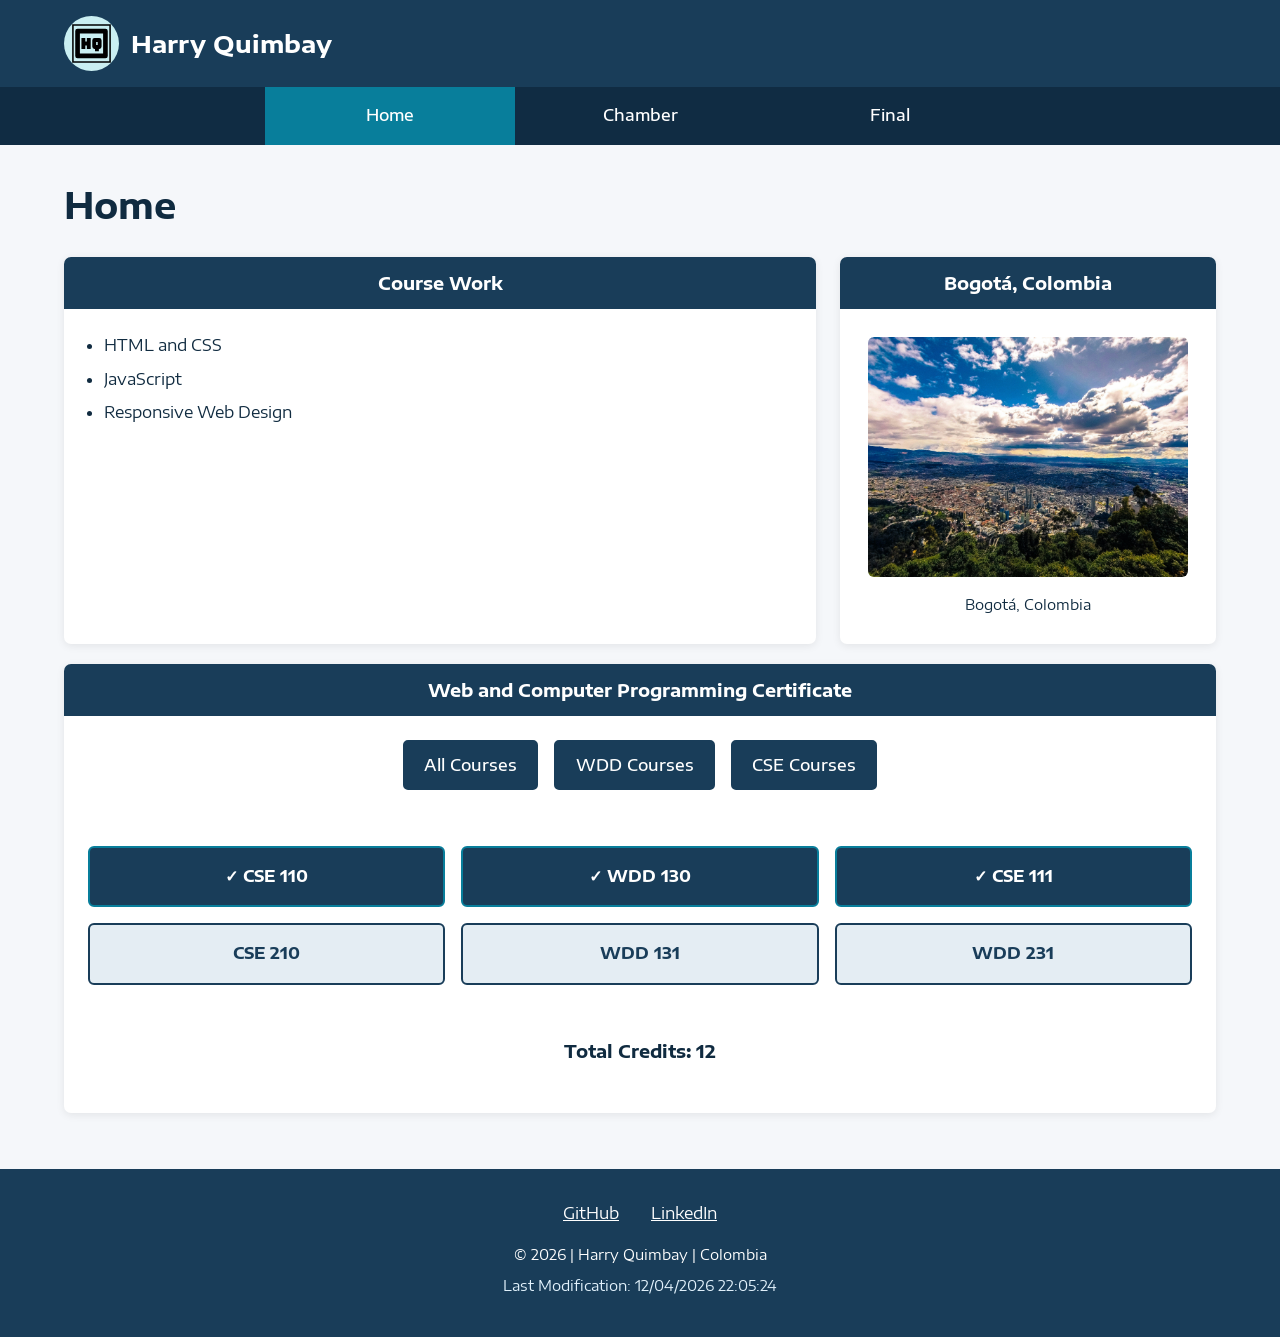
<file: index.html>
<!DOCTYPE html>
<html lang="en">

<head>
    <meta charset="UTF-8">
    <meta name="viewport" content="width=device-width, initial-scale=1.0">

    <meta
    name="description"
    content="Harry Quimbay's WDD231 Web Frontend Development course homepage. Explore coursework, programming certificates, and web development projects."
>
    <meta name="author" content="Harry Quimbay">

    <title>WDD231 Course Home | Harry Quimbay</title>

    <!-- Favicon -->
    <link
        rel="icon"
        href="images/logo.svg"
        type="image/svg+xml"
    >

    <!-- Google Fonts -->
    <link rel="preconnect" href="https://fonts.googleapis.com">
    <link rel="preconnect" href="https://fonts.gstatic.com" crossorigin>
    <link  
        href="https://fonts.googleapis.com/css2?family=Encode+Sans+Expanded:wght@400;500;600;700&display=swap" rel="stylesheet"
    >

    <!-- CSS Stylesheets -->
    <link rel="stylesheet" href="styles/small.css">
    <link rel="stylesheet" href="styles/larger.css">

    <!-- JavaScript Files -->
    <script src="scripts/navigation.js" defer></script>
    <script src="scripts/date.js" defer></script>
    <script src="scripts/course.js" defer></script>

    </head>

    <body>

    <!-- HEADER -->
    <header>

        <div class="branding">

        <img
            src="images/logo.svg"
            alt="Harry Quimbay personal website logo"
            width="48"
            height="48"
        >

        <span>Harry Quimbay</span>

        <!-- Mobile Navigation Button -->
        <button
            id="menu"
            type="button"
            aria-label="Open navigation menu"
            aria-expanded="false"
            aria-controls="navigation"
        >
            ☰
        </button>

        </div>

        <!-- MAIN NAVIGATION -->
        <nav id="navigation" aria-label="Main navigation">

        <a
            href="index.html"
            class="active"
            aria-current="page"
        >
            Home
        </a>

        <a href="chamber/index.html">
            Chamber
        </a>

        <a href="final/index.html">
            Final
        </a>

        </nav>

    </header>

    <!-- MAIN CONTENT -->
    <main>

        <h1>Home</h1>


        <div class="top-sections">


        <section class="course-work">

            <h2>Course Work</h2>

            <ul>
            <li>HTML and CSS</li>
            <li>JavaScript</li>
            <li>Responsive Web Design</li>
            </ul>

        </section>

        <section class="location">

            <h2>Bogotá, Colombia</h2>

            <figure>

            <img
                src="images/bogota.webp"
                alt="Panoramic view of Bogotá, Colombia"
                width="600"
                height="400"
            >

            <figcaption>
                Bogotá, Colombia
            </figcaption>

            </figure>

        </section>

        </div>


        <section class="certificate">

        <h2>
            Web and Computer Programming Certificate
        </h2>

        <div
            class="filters"
            role="group"
            aria-label="Filter certificate courses"
        >

            <button
            id="all"
            type="button"
            >
            All Courses
            </button>

            <button
            id="wdd"
            type="button"
            >
            WDD Courses
            </button>

            <button
            id="cse"
            type="button"
            >
            CSE Courses
            </button>

        </div>

        <!-- DYNAMIC COURSE CARDS -->
        <div
            id="course-cards"
            aria-live="polite"
        ></div>

        <!-- DYNAMIC CREDIT TOTAL -->
        <p
            id="total-credits"
            aria-live="polite"
        ></p>

        </section>

    </main>

    <!-- FOOTER -->
    <footer>

        <!-- SOCIAL MEDIA LINKS -->
        <div class="social-links">

        <a
            href="https://github.com/harryquimbay/wdd231"
            target="_blank"
            rel="noopener noreferrer"
            aria-label="Harry Quimbay GitHub repository"
        >
            GitHub
        </a>

        <a
            href="https://www.linkedin.com/in/harry-quimbay-37b5351aa"
            target="_blank"
            rel="noopener noreferrer"
            aria-label="LinkedIn"
        >
            LinkedIn
        </a>

        </div>

        <!-- DYNAMIC COPYRIGHT -->
        <p>
        &copy;
        <span id="currentyear"></span>
        | Harry Quimbay | Colombia
        </p>

        <!-- DYNAMIC LAST MODIFICATION DATE -->
        <p id="lastModified"></p>

    </footer>

</body>
</html>
</file>
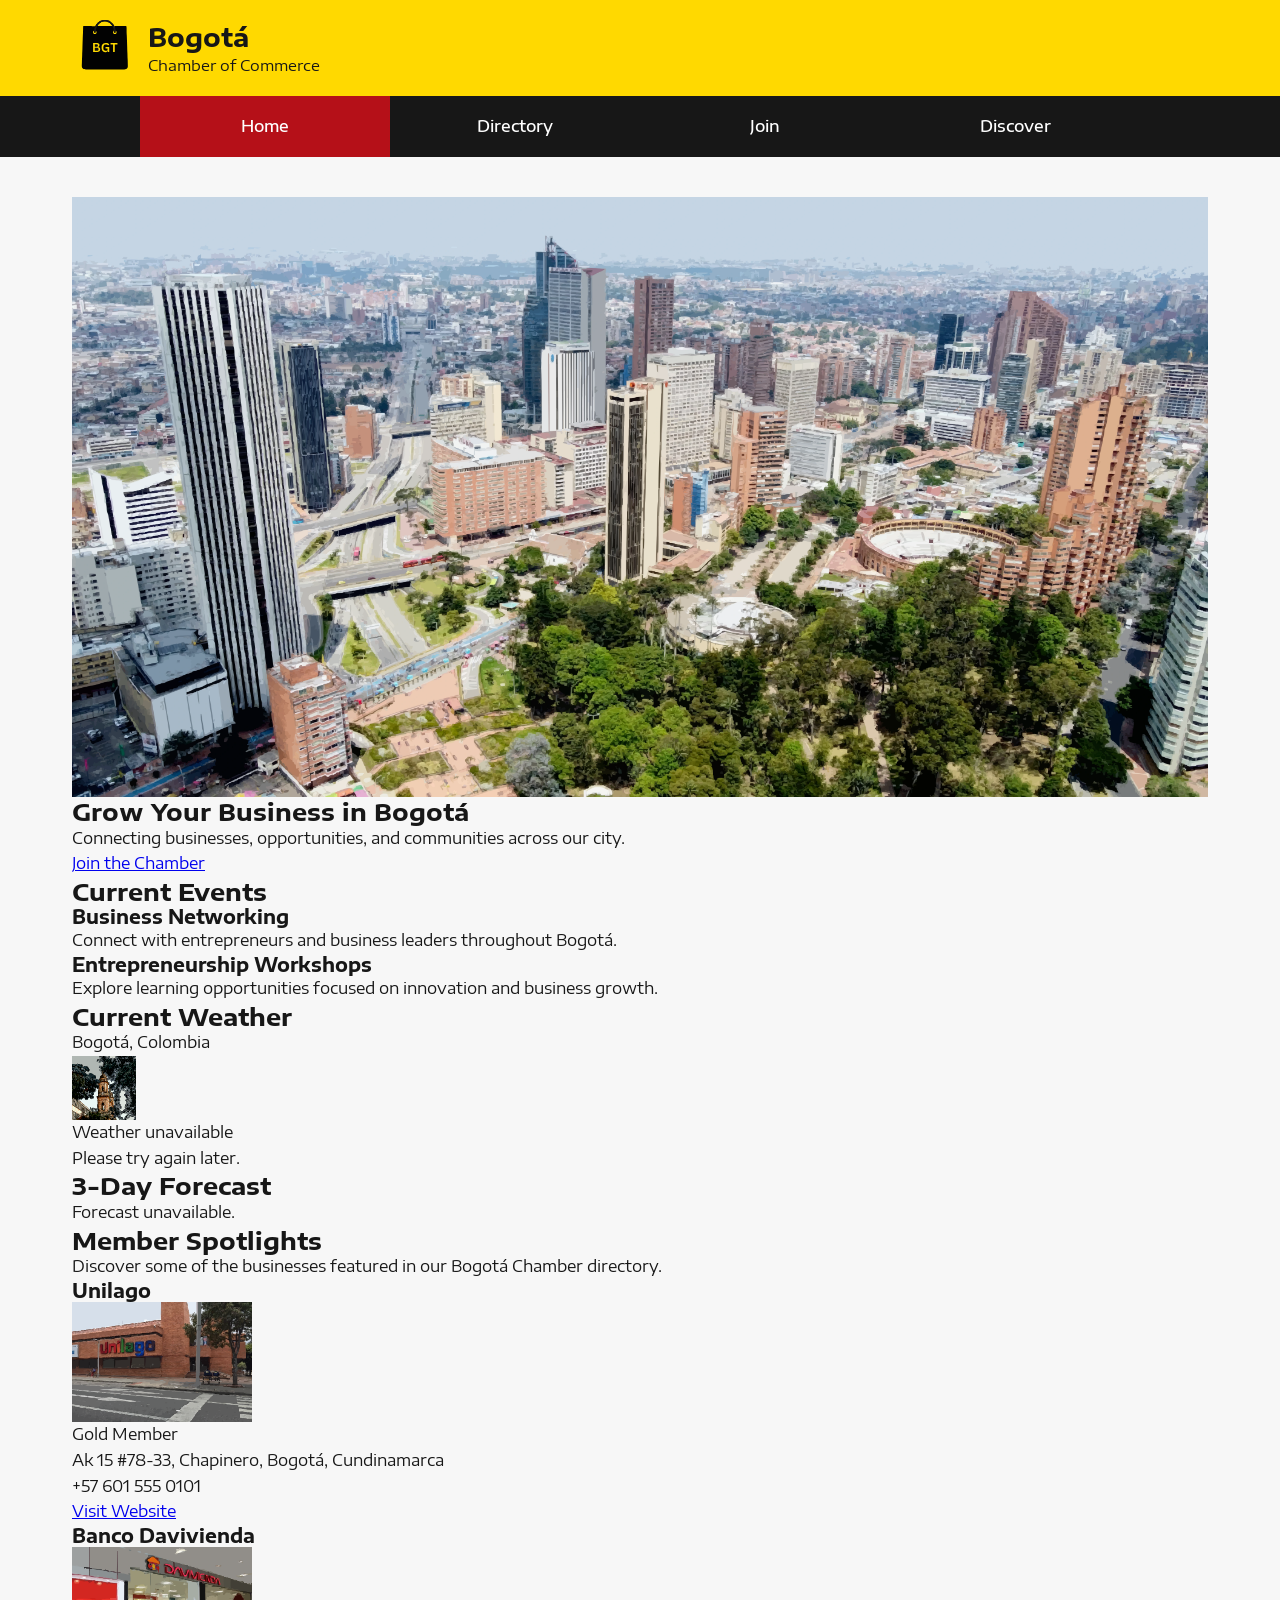
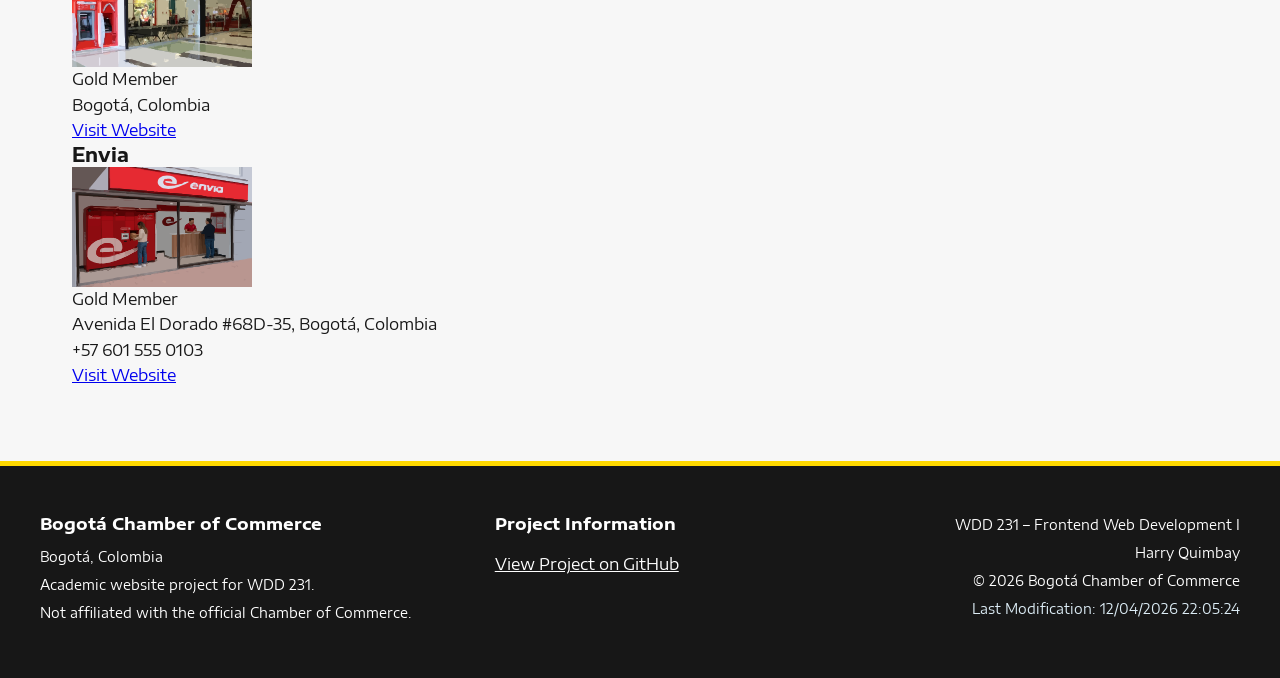
<file: Chamber/index.html>
<!DOCTYPE html>
<html lang="en">
<head>
    <meta charset="UTF-8">
    <meta name="viewport" content="width=device-width, initial-scale=1.0">

    <title>Home | Bogotá Chamber of Commerce</title>

    <meta name="description"
            content="Explore the Bogotá Chamber of Commerce student project. Discover local businesses, events, weather, and membership opportunities.">
    <meta name="author" content="Harry Quimbay">

    <meta property="og:title"
            content="Home | Bogotá Chamber of Commerce">
    <meta property="og:type" content="website">
    <meta property="og:description"
            content="Connect with Bogotá businesses, discover events, and explore membership opportunities.">
    <meta property="og:image"
            content="https://harryquimbay.github.io/wdd231/chamber/images/bogota-og.jpg">
    <meta property="og:url"
            content="https://harryquimbay.github.io/wdd231/chamber/index.html">

    <link rel="icon"
            href="images/bgt_favicon.svg"
            type="image/svg+xml">

    <link rel="preconnect" href="https://fonts.googleapis.com">
    <link rel="preconnect"
            href="https://fonts.gstatic.com"
            crossorigin>
    <link href="https://fonts.googleapis.com/css2?family=Encode+Sans+Expanded:wght@400;500;600;700&amp;display=swap"
            rel="stylesheet">

    <link rel="stylesheet" href="styles/normalize.css">
    <link rel="stylesheet" href="styles/small.css">
    <link rel="stylesheet" href="styles/larger.css">

    <script src="scripts/navigation.js" defer></script>
    <script src="scripts/dates.js" defer></script>
    <script src="scripts/weather.js" defer></script>
    <script src="scripts/spotlights.js" defer></script>
</head>

<body>
    <header class="site-header">
        <div class="header-content">
            <a class="branding"
                href="index.html"
                aria-label="Bogotá Chamber of Commerce home">

                <img src="images/bgt_logo.svg"
                        alt="Bogotá Chamber of Commerce logo"
                        width="60"
                        height="60">

                <span class="brand-text">
                    <strong>Bogotá</strong>
                    <span>Chamber of Commerce</span>
                </span>
            </a>

            <button id="menu"
                    type="button"
                    aria-label="Open navigation menu"
                    aria-expanded="false"
                    aria-controls="navigation">
                ☰
            </button>
        </div>

        <nav id="navigation" aria-label="Main navigation">
            <a href="index.html"
                class="active"
                aria-current="page">Home</a>
            <a href="directory.html">Directory</a>
            <a href="join.html">Join</a>
            <a href="discover.html">Discover</a>
        </nav>
    </header>

    <main class="home-main">
        <section class="hero" aria-label="Welcome to Bogotá">
            <img src="images/bgta_hero.webp"
                    alt="Panoramic view of Bogotá, Colombia"
                    width="1200"
                    height="600"
                    fetchpriority="high">

            <div class="hero-content">
                <h1>Grow Your Business in Bogotá</h1>
                <p>
                    Connecting businesses, opportunities,
                    and communities across our city.
                </p>
                <a href="join.html" class="hero-cta">
                    Join the Chamber
                </a>
            </div>
        </section>

        <section class="home-information"
                    aria-label="Chamber news and weather">

            <div class="events-panel">
                <h2>Current Events</h2>

                <article class="event-item">
                    <h3>Business Networking</h3>
                    <p>
                        Connect with entrepreneurs and business
                        leaders throughout Bogotá.
                    </p>
                </article>

                <article class="event-item">
                    <h3>Entrepreneurship Workshops</h3>
                    <p>
                        Explore learning opportunities focused
                        on innovation and business growth.
                    </p>
                </article>
            </div>

            <div class="weather-panel">
                <h2>Current Weather</h2>
                <p class="weather-location">Bogotá, Colombia</p>

                <div class="current-weather">
                    <img id="weather-icon"
                            src="images/bgt_view.svg"
                            alt=""
                            width="64"
                            height="64"
                            hidden>

                    <p id="current-temp">Loading weather...</p>
                    <p id="weather-description"></p>
                </div>
            </div>

            <div class="forecast-panel">
                <h2>3-Day Forecast</h2>

                <div id="forecast">
                    <p>Loading forecast...</p>
                </div>
            </div>
        </section>

        <section class="spotlights-section"
                    aria-labelledby="spotlights-heading">

            <h2 id="spotlights-heading">Member Spotlights</h2>

            <p class="spotlights-intro">
                Discover some of the businesses featured
                in our Bogotá Chamber directory.
            </p>

            <div id="spotlights" class="spotlights-grid"
                    aria-live="polite">
                <p>Loading featured businesses...</p>
            </div>
        </section>
    </main>

    <footer class="site-footer">
        <div class="footer-content">

            <div class="footer-contact">
                <h2>Bogotá Chamber of Commerce</h2>
                <p>Bogotá, Colombia</p>
                <p>Academic website project for WDD 231.</p>
                <p>
                    Not affiliated with the official
                    Chamber of Commerce.
                </p>
            </div>

            <div class="footer-social">
                <h2>Project Information</h2>
                <a href="https://github.com/harryquimbay/wdd231"
                    target="_blank"
                    rel="noopener noreferrer">
                    View Project on GitHub
                </a>
            </div>

            <div class="footer-development">
                <p>WDD 231 – Frontend Web Development I</p>
                <p>Harry Quimbay</p>
                <p>
                    &copy; <span id="currentyear"></span>
                    Bogotá Chamber of Commerce
                </p>
                <p id="lastModified"></p>
            </div>
        </div>
    </footer>
</body>
</html>
</file>
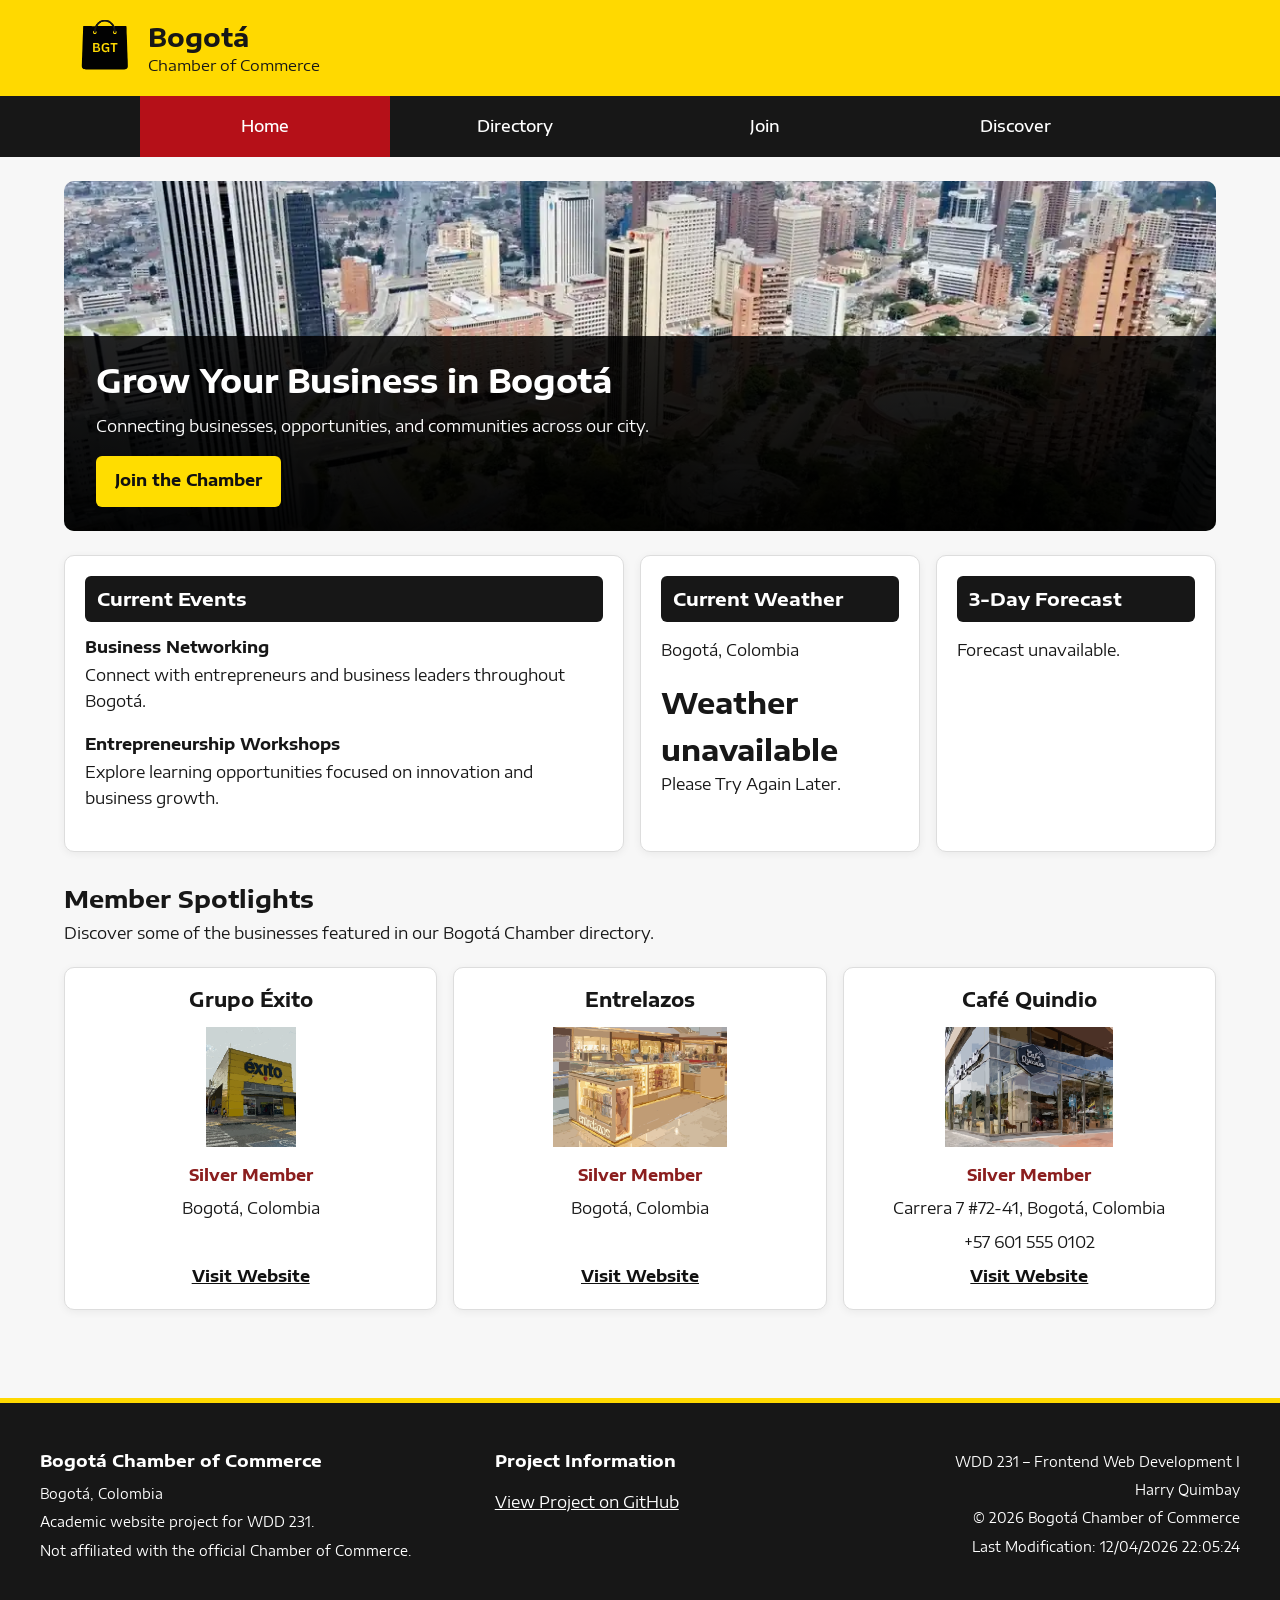
<file: chamber/index.html>
<!DOCTYPE html>
<html lang="en">
<head>
    <meta charset="UTF-8">
    <meta name="viewport" content="width=device-width, initial-scale=1.0">

    <title>Home | Bogotá Chamber of Commerce</title>

    <meta name="description"
            content="Explore the Bogotá Chamber of Commerce student project. Discover local businesses, events, weather, and membership opportunities.">
    <meta name="author" content="Harry Quimbay">

    <meta property="og:title"
            content="Home | Bogotá Chamber of Commerce">
    <meta property="og:type" content="website">
    <meta property="og:description"
            content="Connect with Bogotá businesses, discover events, and explore membership opportunities.">
    
    <meta property="og:image" 
            content="https://harryquimbay.github.io/wdd231/chamber/images/bgta_hero.webp">

    <meta property="og:url"
            content="https://harryquimbay.github.io/wdd231/chamber/index.html">

    <link rel="icon"
            href="images/bgt_favicon.svg"
            type="image/svg+xml">

    <link rel="preconnect" href="https://fonts.googleapis.com">
    <link rel="preconnect"
            href="https://fonts.gstatic.com"
            crossorigin>
    <link href="https://fonts.googleapis.com/css2?family=Encode+Sans+Expanded:wght@400;500;600;700&amp;display=swap"
            rel="stylesheet">

    <link rel="stylesheet" href="styles/normalize.css">
    <link rel="stylesheet" href="styles/small.css">
    <link rel="stylesheet" href="styles/larger.css">

    <script src="scripts/navigation.js" defer></script>
    <script src="scripts/dates.js" defer></script>
    <script src="scripts/weather.js" defer></script>
    <script src="scripts/spotlights.js" defer></script>
</head>

<body>
    <header class="site-header">
        <div class="header-content">
            <a class="branding"
                href="index.html"
                aria-label="Bogotá Chamber of Commerce home">

                <img src="images/bgt_logo.svg"
                        alt="Bogotá Chamber of Commerce logo"
                        width="60"
                        height="60">

                <span class="brand-text">
                    <strong>Bogotá</strong>
                    <span>Chamber of Commerce</span>
                </span>
            </a>

            <button id="menu"
                    type="button"
                    aria-label="Open navigation menu"
                    aria-expanded="false"
                    aria-controls="navigation">
                ☰
            </button>
        </div>

        <nav id="navigation" aria-label="Main navigation">
            <a href="index.html"
                class="active"
                aria-current="page">Home</a>
            <a href="directory.html">Directory</a>
            <a href="join.html">Join</a>
            <a href="discover.html">Discover</a>
        </nav>
    </header>

    <main class="home-main">
        <section class="hero" aria-label="Welcome to Bogotá">
            <img src="images/bgta_hero.webp"
                    alt="Panoramic view of Bogotá, Colombia"
                    width="1200"
                    height="600"
                    fetchpriority="high">

            <div class="hero-content">
                <h1>Grow Your Business in Bogotá</h1>
                <p>
                    Connecting businesses, opportunities,
                    and communities across our city.
                </p>
                <a href="join.html" class="hero-cta">
                    Join the Chamber
                </a>
            </div>
        </section>

        <section class="home-information"
                    aria-label="Chamber news and weather">

            <div class="events-panel">
                <h2>Current Events</h2>

                <article class="event-item">
                    <h3>Business Networking</h3>
                    <p>
                        Connect with entrepreneurs and business
                        leaders throughout Bogotá.
                    </p>
                </article>

                <article class="event-item">
                    <h3>Entrepreneurship Workshops</h3>
                    <p>
                        Explore learning opportunities focused
                        on innovation and business growth.
                    </p>
                </article>
            </div>

            <div class="weather-panel">
                <h2>Current Weather</h2>
                <p class="weather-location">Bogotá, Colombia</p>

                <div class="current-weather">
                    <img id="weather-icon"
                            src="images/bgt_view.webp"
                            alt=""
                            width="64"
                            height="64"
                            hidden>

                    <p id="current-temp">Loading weather...</p>
                    <p id="weather-description"></p>
                </div>
            </div>

            <div class="forecast-panel">
                <h2>3-Day Forecast</h2>

                <div id="forecast">
                    <p>Loading forecast...</p>
                </div>
            </div>
        </section>

        <section class="spotlights-section"
                    aria-labelledby="spotlights-heading">

            <h2 id="spotlights-heading">Member Spotlights</h2>

            <p class="spotlights-intro">
                Discover some of the businesses featured
                in our Bogotá Chamber directory.
            </p>

            <div id="spotlights" class="spotlights-grid"
                    aria-live="polite">
                <p>Loading featured businesses...</p>
            </div>
        </section>
    </main>

    <footer class="site-footer">
        <div class="footer-content">

            <div class="footer-contact">
                <h2>Bogotá Chamber of Commerce</h2>
                <p>Bogotá, Colombia</p>
                <p>Academic website project for WDD 231.</p>
                <p>
                    Not affiliated with the official
                    Chamber of Commerce.
                </p>
            </div>

            <div class="footer-social">
                <h2>Project Information</h2>
                <a href="https://github.com/harryquimbay/wdd231"
                    target="_blank"
                    rel="noopener noreferrer">
                    View Project on GitHub
                </a>
            </div>

            <div class="footer-development">
                <p>WDD 231 – Frontend Web Development I</p>
                <p>Harry Quimbay</p>
                <p>
                    &copy; <span id="currentyear"></span>
                    Bogotá Chamber of Commerce
                </p>
                <p id="lastModified"></p>
            </div>
        </div>
    </footer>
</body>
</html>
</file>
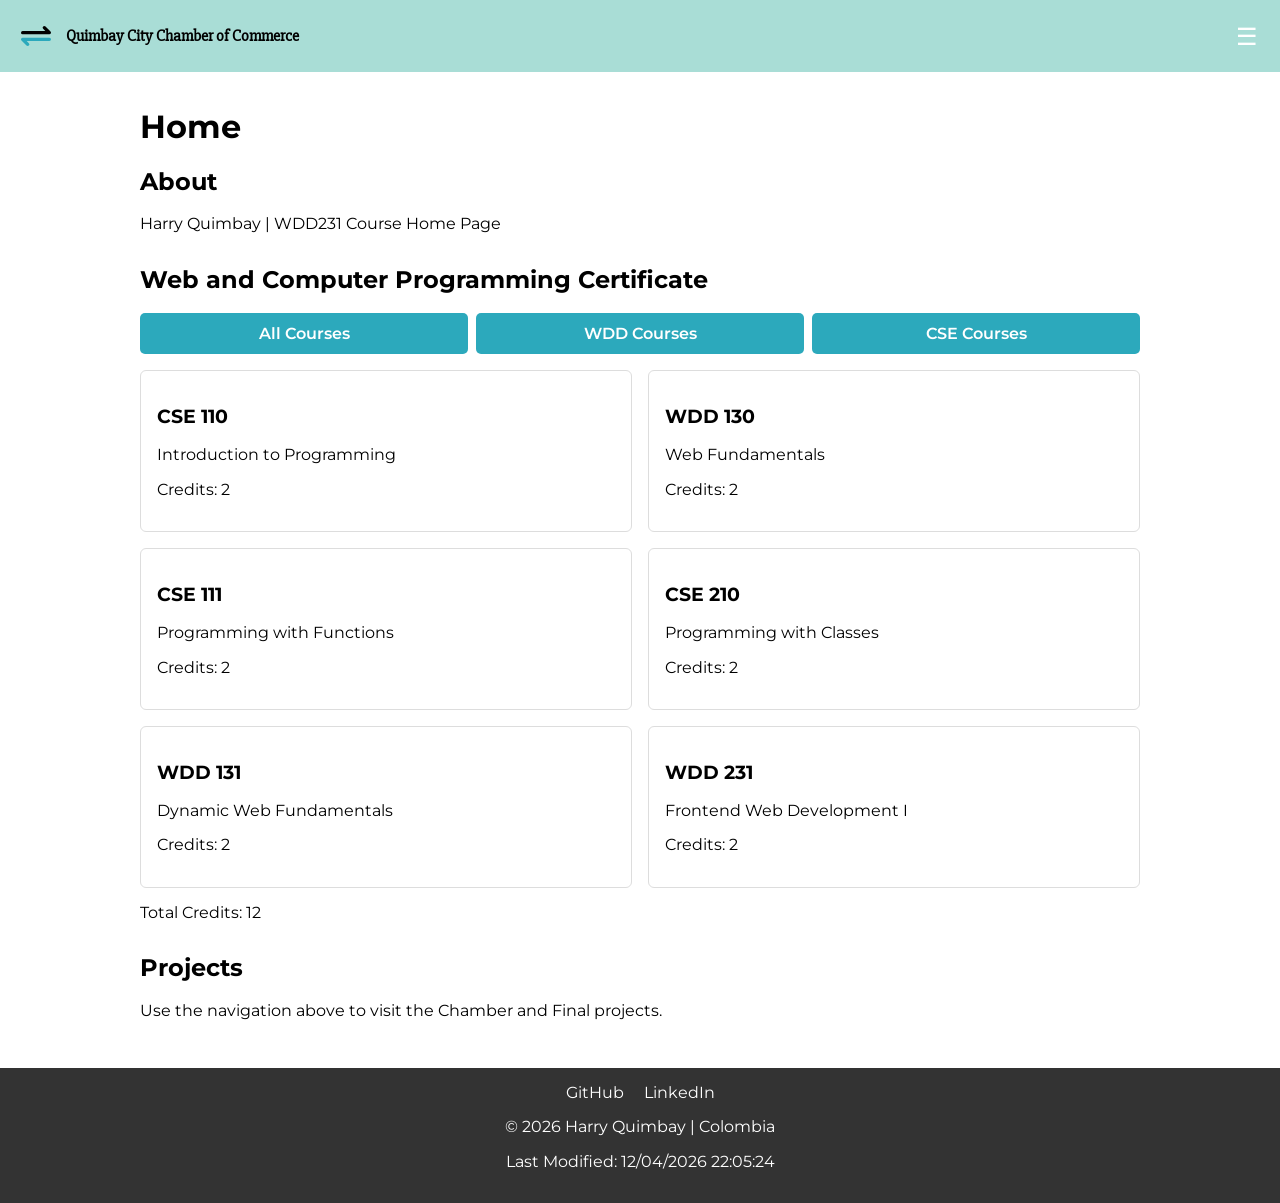
<file: chambre/index.html>
<!DOCTYPE html>
<html lang="en">
<head>

<meta charset="UTF-8">
<meta name="viewport" content="width=device-width, initial-scale=1.0">

<title>WDD231 | Harry Quimbay</title>
<meta name="description" content="WDD231 Course Home Page">
<meta name="author" content="Harry Quimbay">

<link rel="stylesheet" href="styles/normalize.css">
<link rel="stylesheet" href="styles/small.css">
<link rel="stylesheet" href="styles/larger.css">

<link href="https://fonts.googleapis.com/css2?family=Montserrat:wght@400;600&family=Slabo+27px&display=swap" rel="stylesheet">

<script src="scripts/navigation.js" defer></script>
<script src="scripts/date.js" defer></script>
<script src="scripts/course.js" defer></script>

</head>

<body>

<header>

<div class="logo-title">
<img src="images/exchange_logo.svg" alt="Quimbay City Chamber of Commerce" class="logo">
<span>Quimbay City Chamber of Commerce</span>
</div>

<button id="menu" aria-label="Open navigation menu" aria-expanded="false">☰</button>

</header>

<nav id="nav-menu">
    <a href="index.html" class="active">Home</a>
    <a href="chamber/index.html">Chamber</a>
    <a href="final/index.html">Final</a>
</nav>

<main>

<h1>Home</h1>

<section>
<h2>About</h2>
<p>Harry Quimbay | WDD231 Course Home Page</p>
</section>

<section>

<h2>Web and Computer Programming Certificate</h2>

<div class="filters">
<button id="all">All Courses</button>
<button id="wdd">WDD Courses</button>
<button id="cse">CSE Courses</button>
</div>

<div id="course-container"></div>

<p>Total Credits: <span id="total-credits"></span></p>

</section>

<section>

<h2>Projects</h2>
<p>Use the navigation above to visit the Chamber and Final projects.</p>

</section>

</main>

<footer>

<div class="social">

<a href="https://github.com/harryquimbay/wdd231.git" aria-label="Visit my GitHub profile">GitHub</a>
<a href="www.linkedin.com/in/harry-quimbay-37b5351aa" aria-label="Visit my LinkedIn profile">LinkedIn</a>


</div>

<p>© <span id="year"></span> Harry Quimbay | Colombia</p>

<p id="lastModified"></p>

</footer>

</body>
</html>
</file>
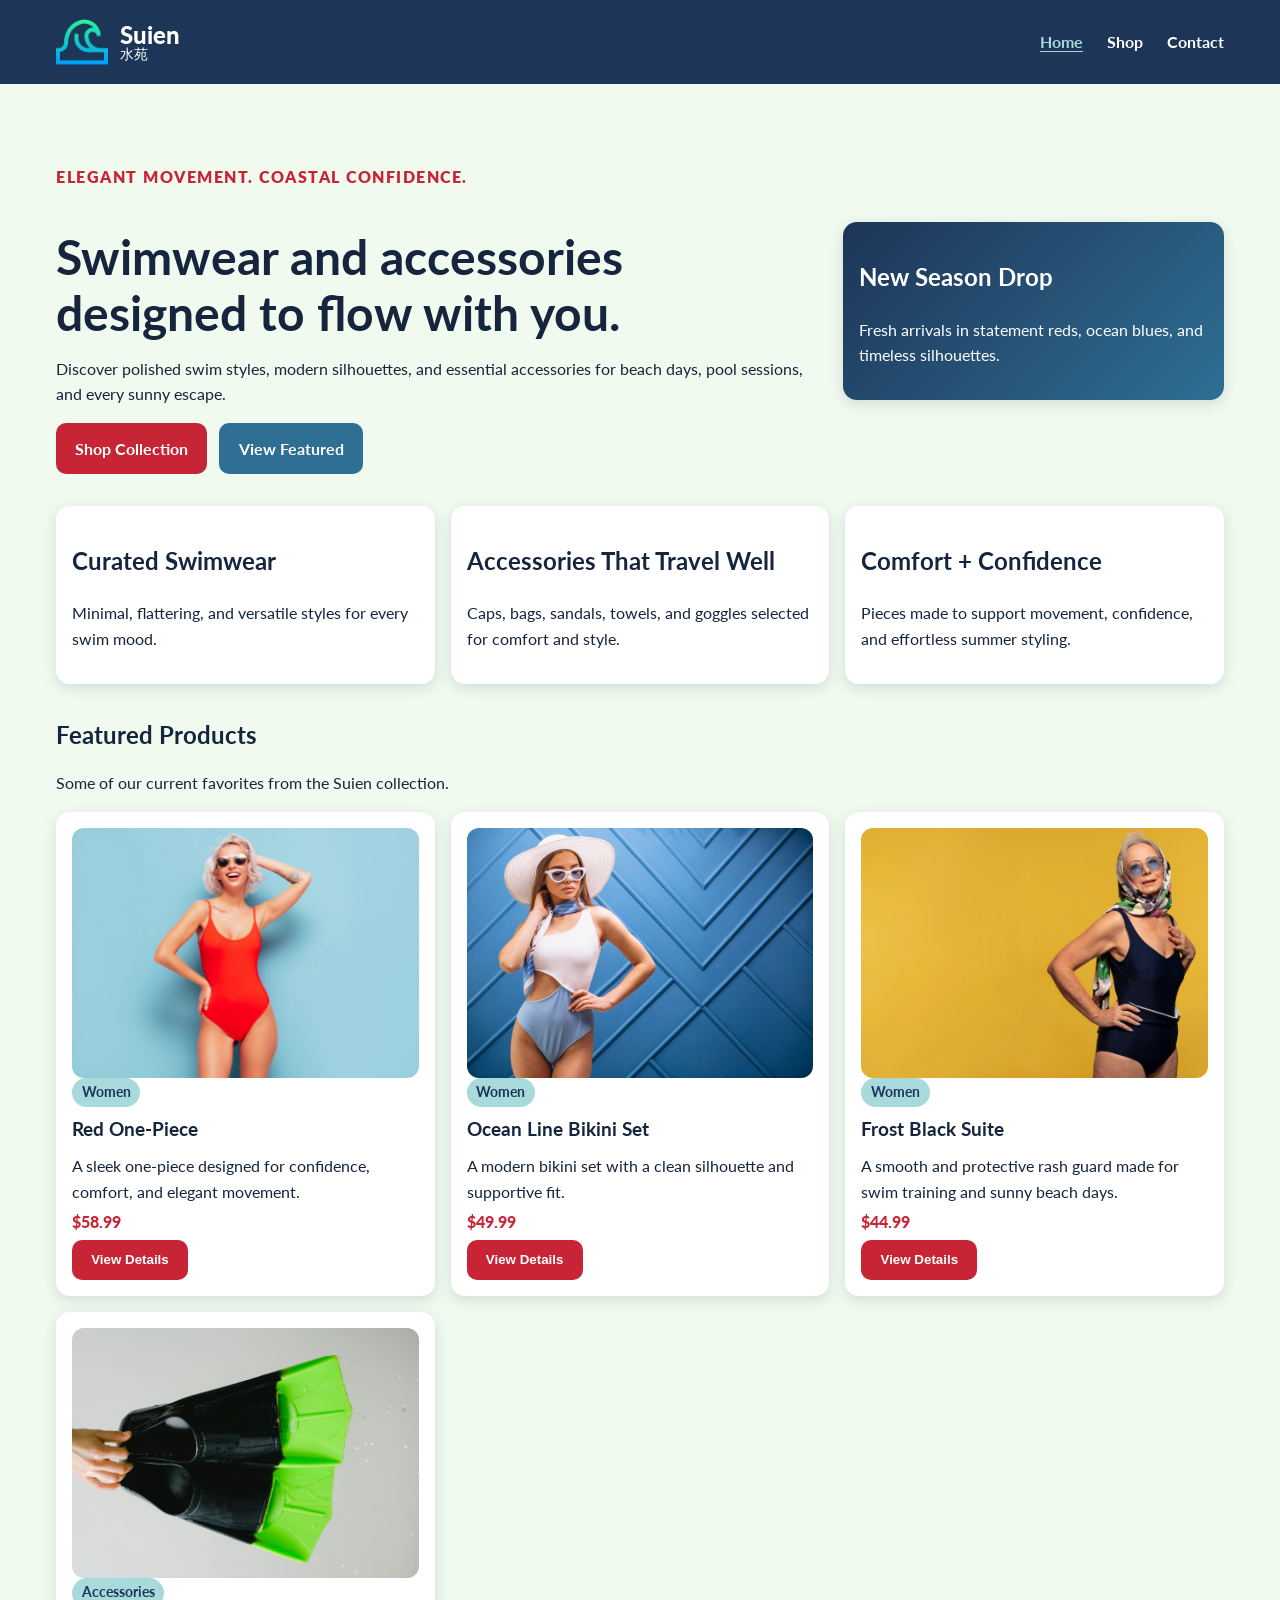
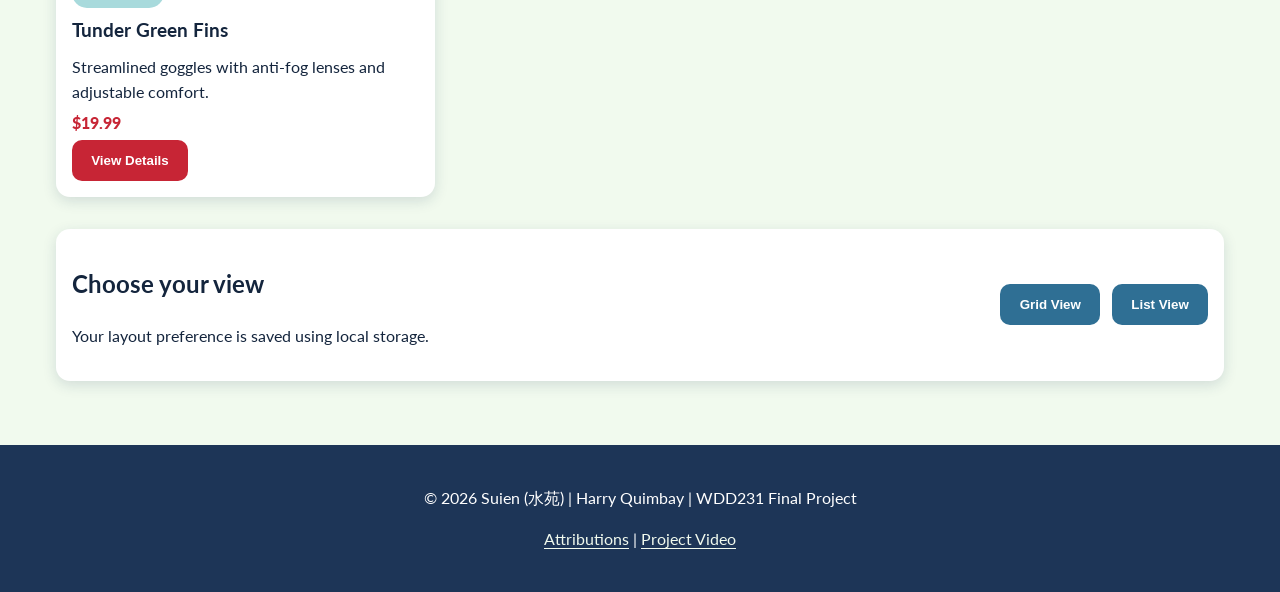
<file: finalproject/index.html>
<!DOCTYPE html>
<html lang="en">
<head>
    <meta charset="UTF-8">
    <meta name="viewport" content="width=device-width, initial-scale=1.0">
    <title>Suien (水苑) | Swimwear & Accessories</title>
    <meta name="description" content="Suien is an elegant ecommerce store for swimwear and swimming accessories. Explore featured collections, best sellers, and essentials for every swim day.">
    <meta name="author" content="Harry Quimbay">

    <meta property="og:title" content="Suien (水苑) | Swimwear & Accessories">
    <meta property="og:description" content="Shop elegant swimwear and accessories at Suien.">
    <meta property="og:type" content="website">
    <meta property="og:image" content="https://harryquimbay.github.io/wdd231/finalproject/images/logo_onda.png">
    <meta property="og:url" content="https://harryquimbay.github.io/wdd231/finalproject/">

    <link rel="icon" href="images/logo_onda.png" type="image/png">

    <link rel="preconnect" href="https://fonts.googleapis.com">
    <link rel="preconnect" href="https://fonts.gstatic.com" crossorigin>
    <link href="https://fonts.googleapis.com/css2?family=Lato:wght@300;400;700;900&display=swap" rel="stylesheet">

    <link rel="stylesheet" href="css/base.css">
    <link rel="stylesheet" href="css/large.css">

    <script src="js/main.js" type="module" defer></script>
</head>
<body>
    <header>
        <div class="topbar">
            <a href="index.html" class="logo" aria-label="Suien home page">
                <img src="images/logo_onda.png" alt="Suien logo" width="52" height="52">
                <div class="logo-text">
                    <strong>Suien</strong>
                    <small>水苑</small>
                </div>
            </a>

            <button
                id="menuBtn"
                type="button"
                aria-label="Open navigation menu"
                aria-expanded="false"
                aria-controls="mainNav"
            >
                &#9776;
            </button>

            <nav id="mainNav" aria-label="Main navigation">
                <a href="index.html" class="active" aria-current="page">Home</a>
                <a href="shop.html">Shop</a>
                <a href="contact.html">Contact</a>
            </nav>
        </div>
    </header>

    <main>
        <section class="hero">
            <div class="hero-text">
                <p class="tagline">Elegant movement. Coastal confidence.</p>
                <h1>Swimwear and accessories designed to flow with you.</h1>
                <p>
                    Discover polished swim styles, modern silhouettes, and essential accessories
                    for beach days, pool sessions, and every sunny escape.
                </p>
                <div class="hero-buttons">
                    <a class="btn primary" href="shop.html">Shop Collection</a>
                    <a class="btn secondary" href="#featured">View Featured</a>
                </div>
            </div>

            <div class="hero-card">
                <h2>New Season Drop</h2>
                <p>Fresh arrivals in statement reds, ocean blues, and timeless silhouettes.</p>
            </div>
        </section>

        <section class="info-grid">
            <article class="info-card">
                <h2>Curated Swimwear</h2>
                <p>Minimal, flattering, and versatile styles for every swim mood.</p>
            </article>

            <article class="info-card">
                <h2>Accessories That Travel Well</h2>
                <p>Caps, bags, sandals, towels, and goggles selected for comfort and style.</p>
            </article>

            <article class="info-card">
                <h2>Comfort + Confidence</h2>
                <p>Pieces made to support movement, confidence, and effortless summer styling.</p>
            </article>
        </section>

        <section id="featured" class="featured-section">
            <div class="section-heading">
                <h2>Featured Products</h2>
                <p>Some of our current favorites from the Suien collection.</p>
            </div>
            <div id="featuredProducts" class="product-grid"></div>
        </section>

        <section class="preference-panel">
            <div>
                <h2>Choose your view</h2>
                <p>Your layout preference is saved using local storage.</p>
            </div>
            <div class="view-buttons">
                <button id="gridView" class="btn secondary" type="button">Grid View</button>
                <button id="listView" class="btn secondary" type="button">List View</button>
            </div>
        </section>

        <dialog id="productModal" aria-labelledby="modalTitle">
            <button id="closeModal" type="button" aria-label="Close product details">&times;</button>
            <div id="modalContent"></div>
        </dialog>
    </main>

    <footer>
        <p>&copy; 2026 Suien (水苑) | Harry Quimbay | WDD231 Final Project</p>
        <p>
            <a href="attributions.html">Attributions</a> |
            <a href="PASTE-YOUR-REAL-VIDEO-LINK-HERE" target="_blank" rel="noopener">Project Video</a>
        </p>
    </footer>
</body>
</html>
</file>
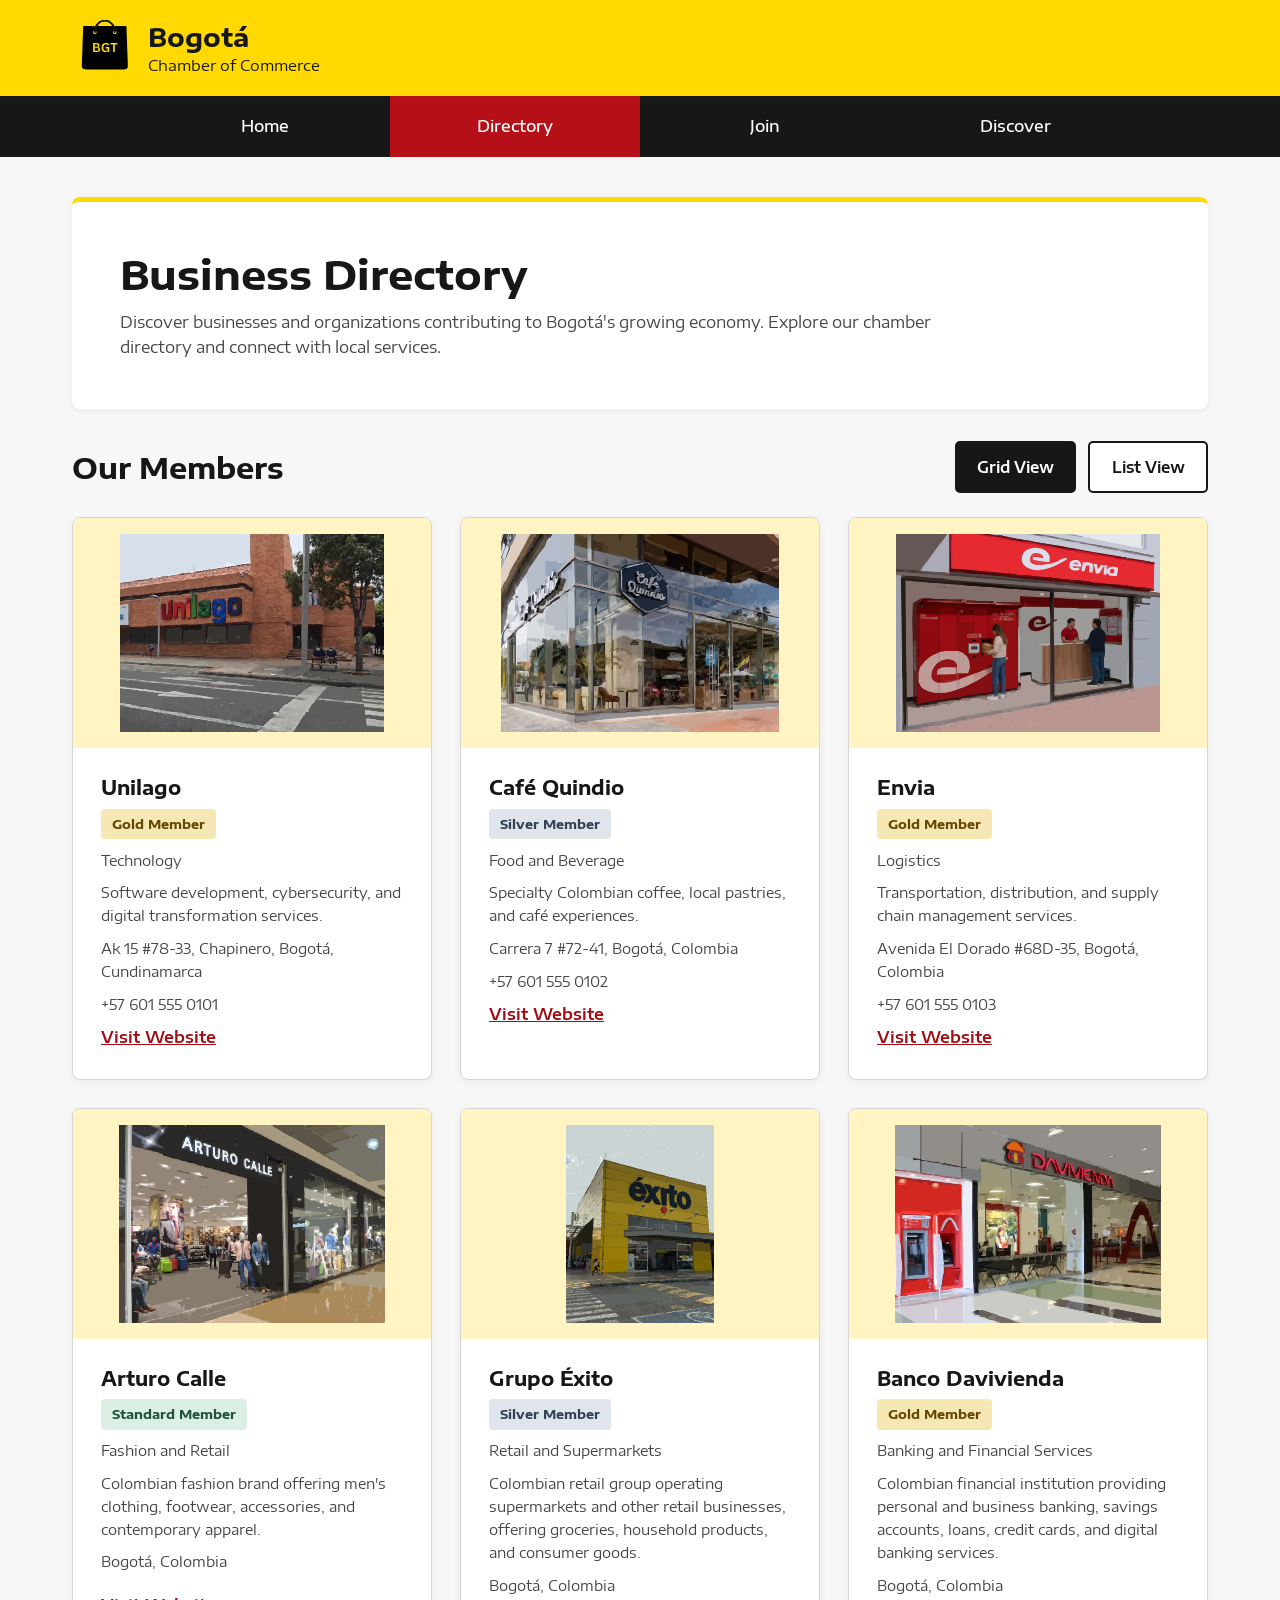
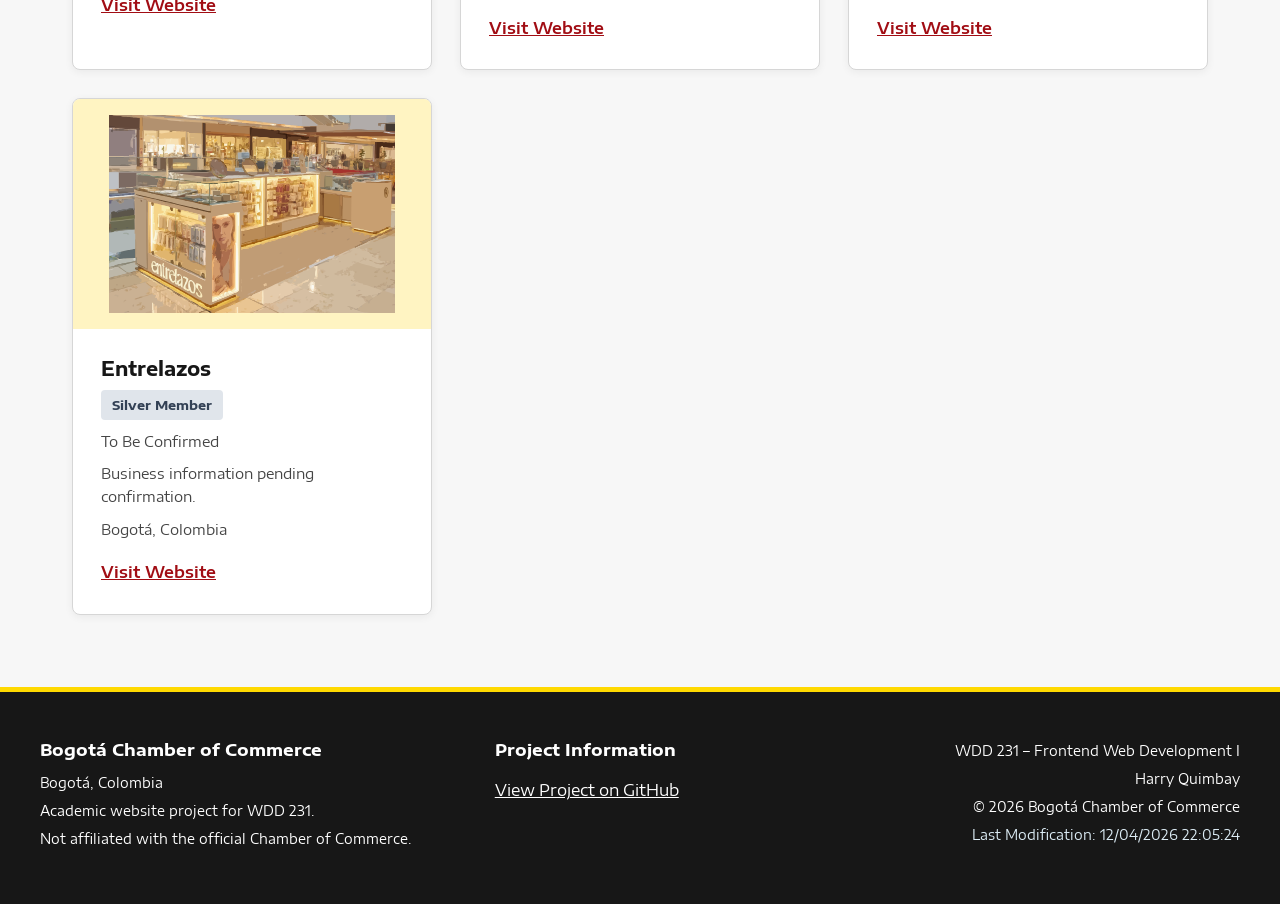
<file: Chamber/directory.html>
<!DOCTYPE html>
<html lang="en">
<head>
    <meta charset="UTF-8">
    <meta name="viewport" content="width=device-width, initial-scale=1.0">

    <title>Business Directory | Bogotá Chamber of Commerce</title>

    <meta name="description"
            content="Explore the Bogotá Chamber of Commerce student project directory featuring businesses and services in Bogotá, Colombia.">

    <meta name="author" content="Harry Quimbay">

    <meta property="og:title"
            content="Business Directory | Bogotá Chamber of Commerce">
    <meta property="og:type" content="website">
    <meta property="og:description"
            content="Discover businesses and services in Bogotá, Colombia through this WDD231 student project.">
    <meta property="og:image"
            content="https://harryquimbay.github.io/wdd231/chamber/images/bogota-og.jpg">
    <meta property="og:url"
            content="https://harryquimbay.github.io/wdd231/chamber/directory.html">

    <link rel="icon"
            href="images/bgt_logo.svg"
            type="image/svg+xml">

    <link rel="preconnect"
            href="https://fonts.googleapis.com">
    <link rel="preconnect"
            href="https://fonts.gstatic.com"
            crossorigin>
    <link href="https://fonts.googleapis.com/css2?family=Encode+Sans+Expanded:wght@400;500;600;700&amp;display=swap"
            rel="stylesheet">

    <link rel="stylesheet" href="styles/normalize.css">
    <link rel="stylesheet" href="styles/small.css">
    <link rel="stylesheet" href="styles/larger.css">

    <script src="scripts/navigation.js" defer></script>
    <script src="scripts/dates.js" defer></script>
    <script src="scripts/directory.js" defer></script>
</head>

<body>
    <header class="site-header">
        <div class="header-content">
            <a class="branding"
                href="directory.html"
                aria-label="Bogotá Chamber of Commerce directory">

                <img src="images/bgt_logo.svg"
                        alt="Bogotá Chamber of Commerce logo"
                        width="60"
                        height="60">

                <span class="brand-text">
                    <strong>Bogotá</strong>
                    <span>Chamber of Commerce</span>
                </span>
            </a>

            <button id="menu"
                    type="button"
                    aria-label="Open navigation menu"
                    aria-expanded="false"
                    aria-controls="navigation">
                ☰
            </button>
        </div>

        <nav id="navigation" aria-label="Main navigation">
            <a href="index.html">Home</a>
            <a href="directory.html"
                class="active"
                aria-current="page">Directory</a>
            <a href="join.html">Join</a>
            <a href="discover.html">Discover</a>
        </nav>
    </header>

    <main>
        <section class="directory-intro">
            <h1>Business Directory</h1>
            <p>
                Discover businesses and organizations contributing
                to Bogotá's growing economy. Explore our chamber
                directory and connect with local services.
            </p>
        </section>

        <section class="directory-section"
                    aria-labelledby="members-heading">

            <div class="directory-toolbar">
                <h2 id="members-heading">Our Members</h2>

                <div class="view-controls"
                        role="group"
                        aria-label="Choose directory display">

                    <button id="grid-view"
                            type="button"
                            aria-pressed="true">
                        Grid View
                    </button>

                    <button id="list-view"
                            type="button"
                            aria-pressed="false">
                        List View
                    </button>
                </div>
            </div>

            <div id="members"
                    class="members-grid"
                    aria-live="polite">
                <p>Loading chamber members...</p>
            </div>
        </section>
    </main>

    <footer class="site-footer">
        <div class="footer-content">

            <div class="footer-contact">
                <h2>Bogotá Chamber of Commerce</h2>
                <p>Bogotá, Colombia</p>
                <p>Academic website project for WDD 231.</p>
                <p>
                    Not affiliated with the official
                    Chamber of Commerce.
                </p>
            </div>

            <div class="footer-social">
                <h2>Project Information</h2>

                <a href="https://github.com/harryquimbay/wdd231"
                    target="_blank"
                    rel="noopener noreferrer">
                    View Project on GitHub
                </a>
            </div>

            <div class="footer-development">
                <p>WDD 231 – Frontend Web Development I</p>
                <p>Harry Quimbay</p>

                <p>
                    &copy; <span id="currentyear"></span>
                    Bogotá Chamber of Commerce
                </p>

                <p id="lastModified"></p>
            </div>

        </div>
    </footer>
</body>
</html>
</file>
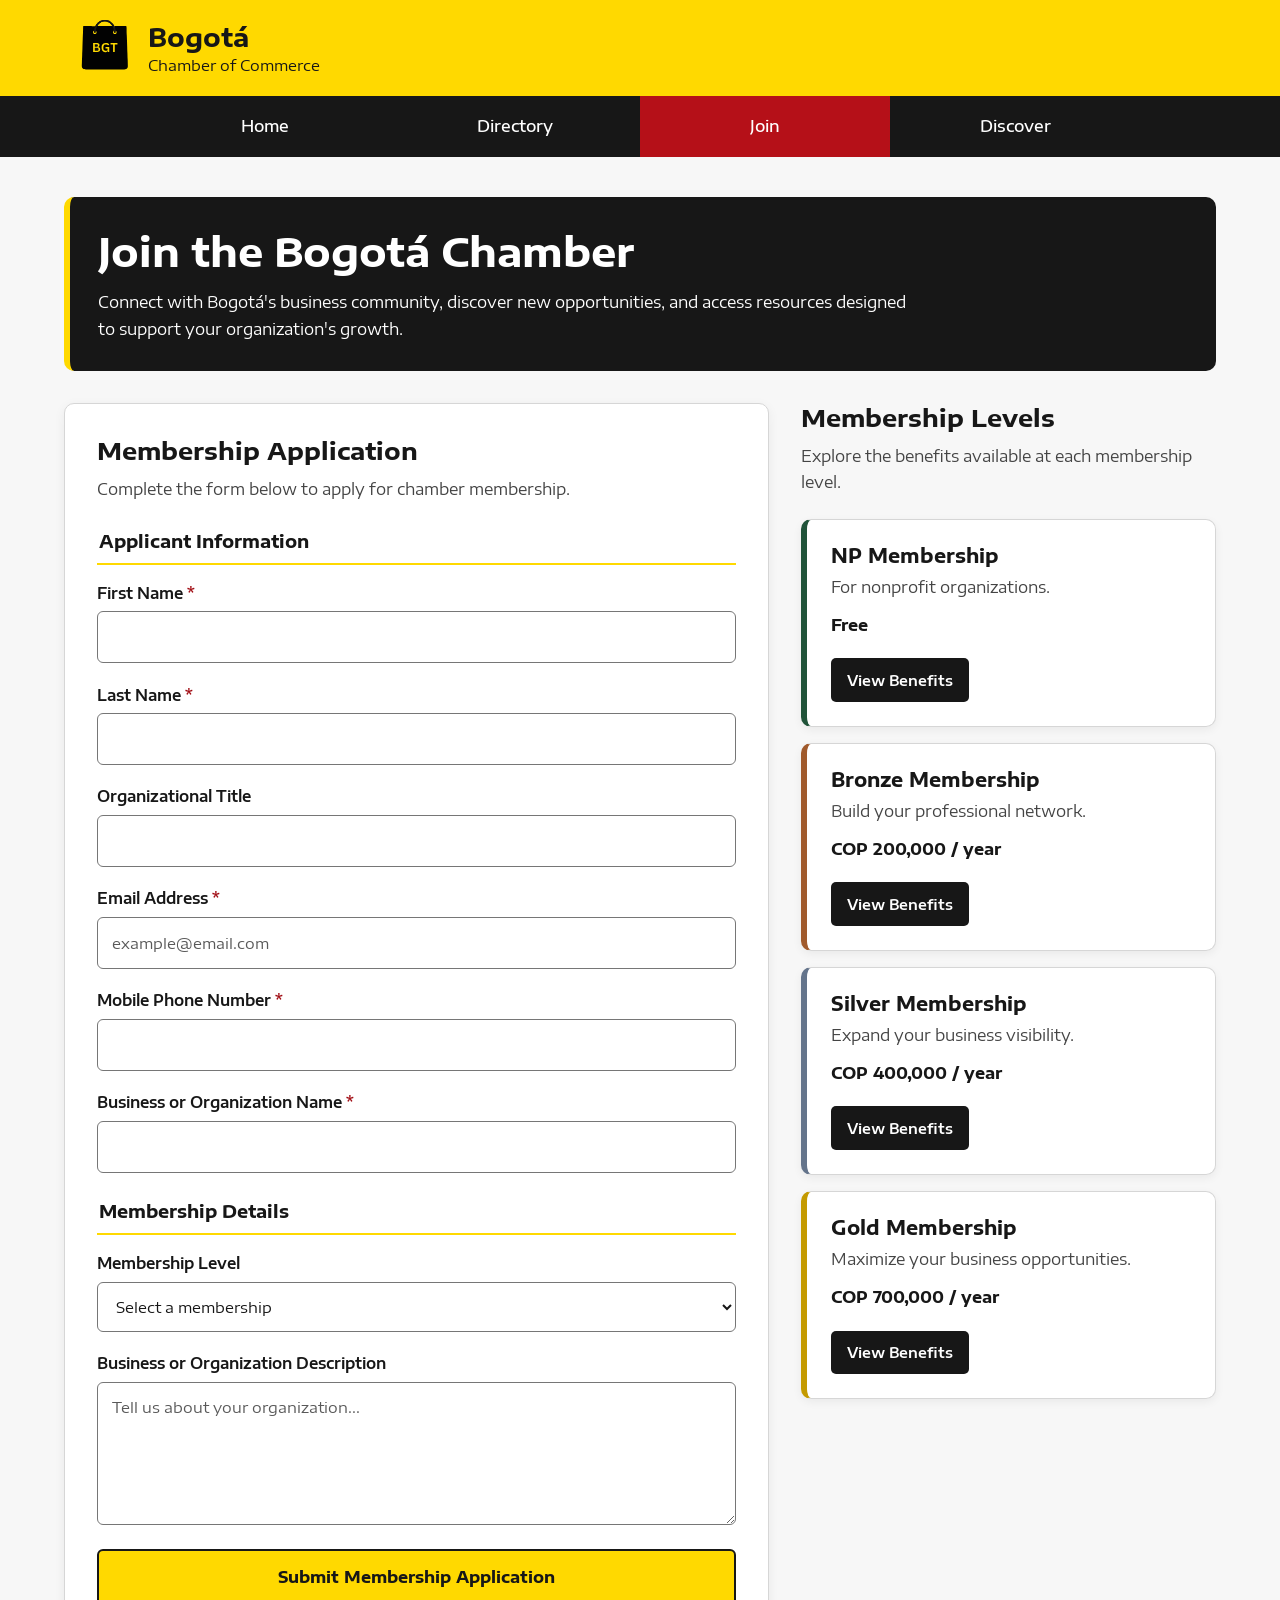
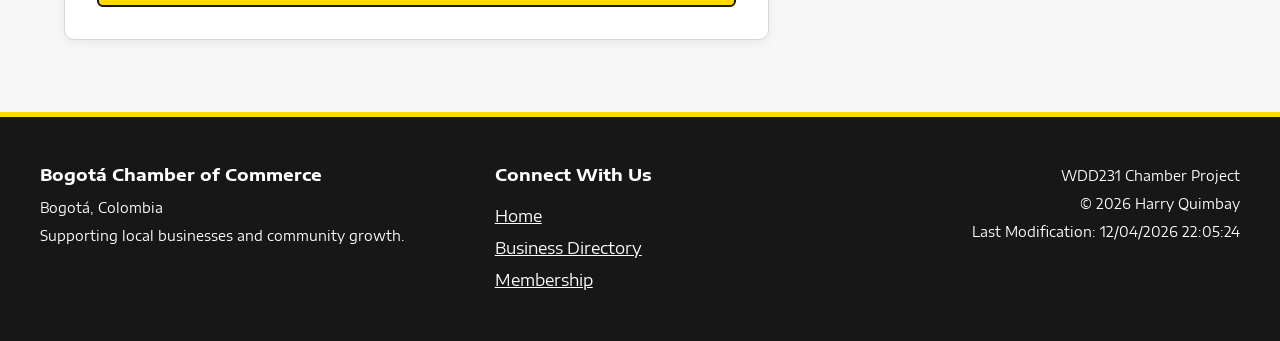
<file: chamber/join.html>
<!DOCTYPE html>
<html lang="en">
<head>
    <meta charset="UTF-8">
    <meta name="viewport" content="width=device-width, initial-scale=1.0">

    <title>Join Us | Bogotá Chamber of Commerce</title>
    <meta name="description" content="Apply for membership with the Bogotá Chamber of Commerce. Explore our NP, Bronze, Silver, and Gold membership benefits.">
    <meta name="author" content="Harry Quimbay">

    <meta property="og:title" content="Join the Bogotá Chamber of Commerce">
    <meta property="og:description" content="Become part of Bogotá's business community. Explore membership levels and apply online.">
    <meta property="og:type" content="website">
    <meta property="og:url" content="https://harryquimbay.github.io/wdd231/chamber/join.html">
    <meta property="og:image" content="https://harryquimbay.github.io/wdd231/chamber/images/bgta_hero.webp">

    <link rel="icon" href="images/bgt_favicon.svg" type="image/svg+xml">
    <link rel="preconnect" href="https://fonts.googleapis.com">
    <link rel="preconnect" href="https://fonts.gstatic.com" crossorigin>
    <link href="https://fonts.googleapis.com/css2?family=Encode+Sans+Expanded:wght@400;500;600;700&display=swap" rel="stylesheet">

    <link rel="stylesheet" href="styles/normalize.css">
    <link rel="stylesheet" href="styles/small.css">
    <link rel="stylesheet" href="styles/larger.css">
    <link rel="stylesheet" href="styles/join.css">

    <script src="scripts/navigation.js" defer></script>
    <script src="scripts/dates.js" defer></script>
    <script src="scripts/join.js" defer></script>
</head>

<body>
    <header class="site-header">
        <div class="header-content">
        <a class="branding" href="index.html" aria-label="Bogotá Chamber of Commerce home">
            <img src="images/bgt_logo.svg" alt="Bogotá Chamber of Commerce logo" width="48" height="48">
            <div class="brand-text">
            <strong>Bogotá</strong>
            <span>Chamber of Commerce</span>
            </div>
        </a>

        <button id="menu" type="button" aria-label="Toggle navigation" aria-expanded="false" aria-controls="navigation">
            ☰
        </button>
        </div>

    <nav id="navigation" aria-label="Main navigation">
        <a href="index.html">Home</a>
        <a href="directory.html">Directory</a>
        <a href="join.html" class="active" aria-current="page">Join</a>
        <a href="discover.html">Discover</a>
    </nav>
</header>

<main class="join-main">
    <div class="join-intro">
        <h1>Join the Bogotá Chamber</h1>
        <p>
            Connect with Bogotá's business community, discover new opportunities,
            and access resources designed to support your organization's growth.
        </p>
    </div>

    <div class="join-layout">
        <section class="application-section" aria-labelledby="application-heading">
            <h2 id="application-heading">Membership Application</h2>
            <p>Complete the form below to apply for chamber membership.</p>

            <form id="membership-form" method="get" action="thankyou.html">
            <fieldset>
                <legend>Applicant Information</legend>

                <label for="first-name">
                First Name <span aria-hidden="true">*</span>
                <input
                    type="text"
                    id="first-name"
                    name="firstName"
                    title="Enter your first name"
                    autocomplete="given-name"
                    required
                >
                </label>

            <label for="last-name">
                Last Name <span aria-hidden="true">*</span>
                <input
                    type="text"
                    id="last-name"
                    name="lastName"
                    title="Enter your last name"
                    autocomplete="family-name"
                    required
                >
            </label>

            <label for="organization-title">
                Organizational Title
                <input
                    type="text"
                    id="organization-title"
                    name="organizationTitle"
                    title="Enter at least seven characters using letters, spaces, or hyphens"
                    autocomplete="organization-title"
                    pattern="[A-Za-zÀ-ÖØ-öø-ÿ\s-]{7,}"
                >
            </label>

            <label for="email">
                Email Address <span aria-hidden="true">*</span>
                <input
                    type="email"
                    id="email"
                    name="email"
                    title="Enter a valid email address"
                    autocomplete="email"
                    placeholder="example@email.com"
                    required
                >
            </label>

            <label for="phone">
                Mobile Phone Number <span aria-hidden="true">*</span>
                <input
                    type="tel"
                    id="phone"
                    name="phone"
                    title="Enter your mobile phone number"
                    autocomplete="tel"
                    required
                >
            </label>

            <label for="organization">
                Business or Organization Name <span aria-hidden="true">*</span>
                <input
                    type="text"
                    id="organization"
                    name="organization"
                    title="Enter the name of your business or organization"
                    autocomplete="organization"
                    required
                >
            </label>
        </fieldset>

        <fieldset>
            <legend>Membership Details</legend>

            <label for="membership-level">
                Membership Level
                <select
                    id="membership-level"
                    name="membershipLevel"
                    title="Choose a membership level"
                    required
                >
                    <option value="" disabled selected>Select a membership</option>
                    <option value="np">NP Membership — Free</option>
                    <option value="bronze">Bronze Membership</option>
                    <option value="silver">Silver Membership</option>
                    <option value="gold">Gold Membership</option>
                </select>
            </label>

            <label for="description">
                Business or Organization Description
                <textarea
                    id="description"
                    name="description"
                    title="Describe your business or organization"
                    rows="5"
                    placeholder="Tell us about your organization..."
                ></textarea>
            </label>
        </fieldset>

            <input type="hidden" id="timestamp" name="timestamp">

            <input
                type="submit"
                class="submit-button"
                value="Submit Membership Application"
            >
            </form>
    </section>

    <aside class="membership-section" aria-labelledby="membership-heading">
        <h2 id="membership-heading">Membership Levels</h2>
        <p>Explore the benefits available at each membership level.</p>

        <div class="membership-cards">
            <article class="membership-card np-card">
                <h3>NP Membership</h3>
                <p>For nonprofit organizations.</p>
                <p class="membership-price">Free</p>
                <a href="#np-dialog" data-dialog="np-dialog">View Benefits</a>
            </article>

            <article class="membership-card bronze-card">
                <h3>Bronze Membership</h3>
                <p>Build your professional network.</p>
                <p class="membership-price">COP 200,000 / year</p>
                <a href="#bronze-dialog" data-dialog="bronze-dialog">View Benefits</a>
            </article>

            <article class="membership-card silver-card">
                <h3>Silver Membership</h3>
                <p>Expand your business visibility.</p>
                <p class="membership-price">COP 400,000 / year</p>
                <a href="#silver-dialog" data-dialog="silver-dialog">View Benefits</a>
            </article>

            <article class="membership-card gold-card">
                <h3>Gold Membership</h3>
                <p>Maximize your business opportunities.</p>
                <p class="membership-price">COP 700,000 / year</p>
                <a href="#gold-dialog" data-dialog="gold-dialog">View Benefits</a>
            </article>
        </div>
    </aside>
    </div>

    <dialog id="np-dialog" class="membership-dialog" aria-labelledby="np-title">
        <h2 id="np-title">NP Membership Benefits</h2>
        <p>Designed for nonprofit organizations.</p>
        <ul>
            <li>Free annual membership</li>
            <li>Access to community networking events</li>
            <li>Organization listing in the business directory</li>
            <li>Community development resources</li>
        </ul>
        <button type="button" class="close-dialog">Close</button>
        </dialog>

        <dialog id="bronze-dialog" class="membership-dialog" aria-labelledby="bronze-title">
        <h2 id="bronze-title">Bronze Membership Benefits</h2>
        <p>Annual membership: COP 200,000</p>
        <ul>
            <li>All basic networking opportunities</li>
            <li>Business directory listing</li>
            <li>Access to business training workshops</li>
            <li>Discounts on selected chamber events</li>
        </ul>
        <button type="button" class="close-dialog">Close</button>
        </dialog>

        <dialog id="silver-dialog" class="membership-dialog" aria-labelledby="silver-title">
        <h2 id="silver-title">Silver Membership Benefits</h2>
        <p>Annual membership: COP 400,000</p>
        <ul>
            <li>All Bronze membership benefits</li>
            <li>Additional event discounts</li>
            <li>Priority access to training opportunities</li>
            <li>Eligibility for homepage business spotlights</li>
        </ul>
        <button type="button" class="close-dialog">Close</button>
        </dialog>

        <dialog id="gold-dialog" class="membership-dialog" aria-labelledby="gold-title">
        <h2 id="gold-title">Gold Membership Benefits</h2>
        <p>Annual membership: COP 700,000</p>
        <ul>
            <li>All Silver membership benefits</li>
            <li>Premium homepage spotlight opportunities</li>
            <li>Exclusive networking events</li>
            <li>Featured business promotion</li>
            <li>Priority registration and event discounts</li>
        </ul>
        <button type="button" class="close-dialog">Close</button>
        </dialog>
</main>

<footer class="site-footer">
    <div class="footer-content">
        <div>
            <h2>Bogotá Chamber of Commerce</h2>
            <p>Bogotá, Colombia</p>
            <p>Supporting local businesses and community growth.</p>
        </div>

        <div class="footer-social">
            <h2>Connect With Us</h2>
            <a href="index.html">Home</a>
            <a href="directory.html">Business Directory</a>
            <a href="join.html">Membership</a>
        </div>

        <div class="footer-development">
            <p>WDD231 Chamber Project</p>
            <p>&copy; <span id="currentyear"></span> Harry Quimbay</p>
            <p><span id="lastModified"></span></p>
        </div>
        </div>
</footer>
</body>
</html>
</file>
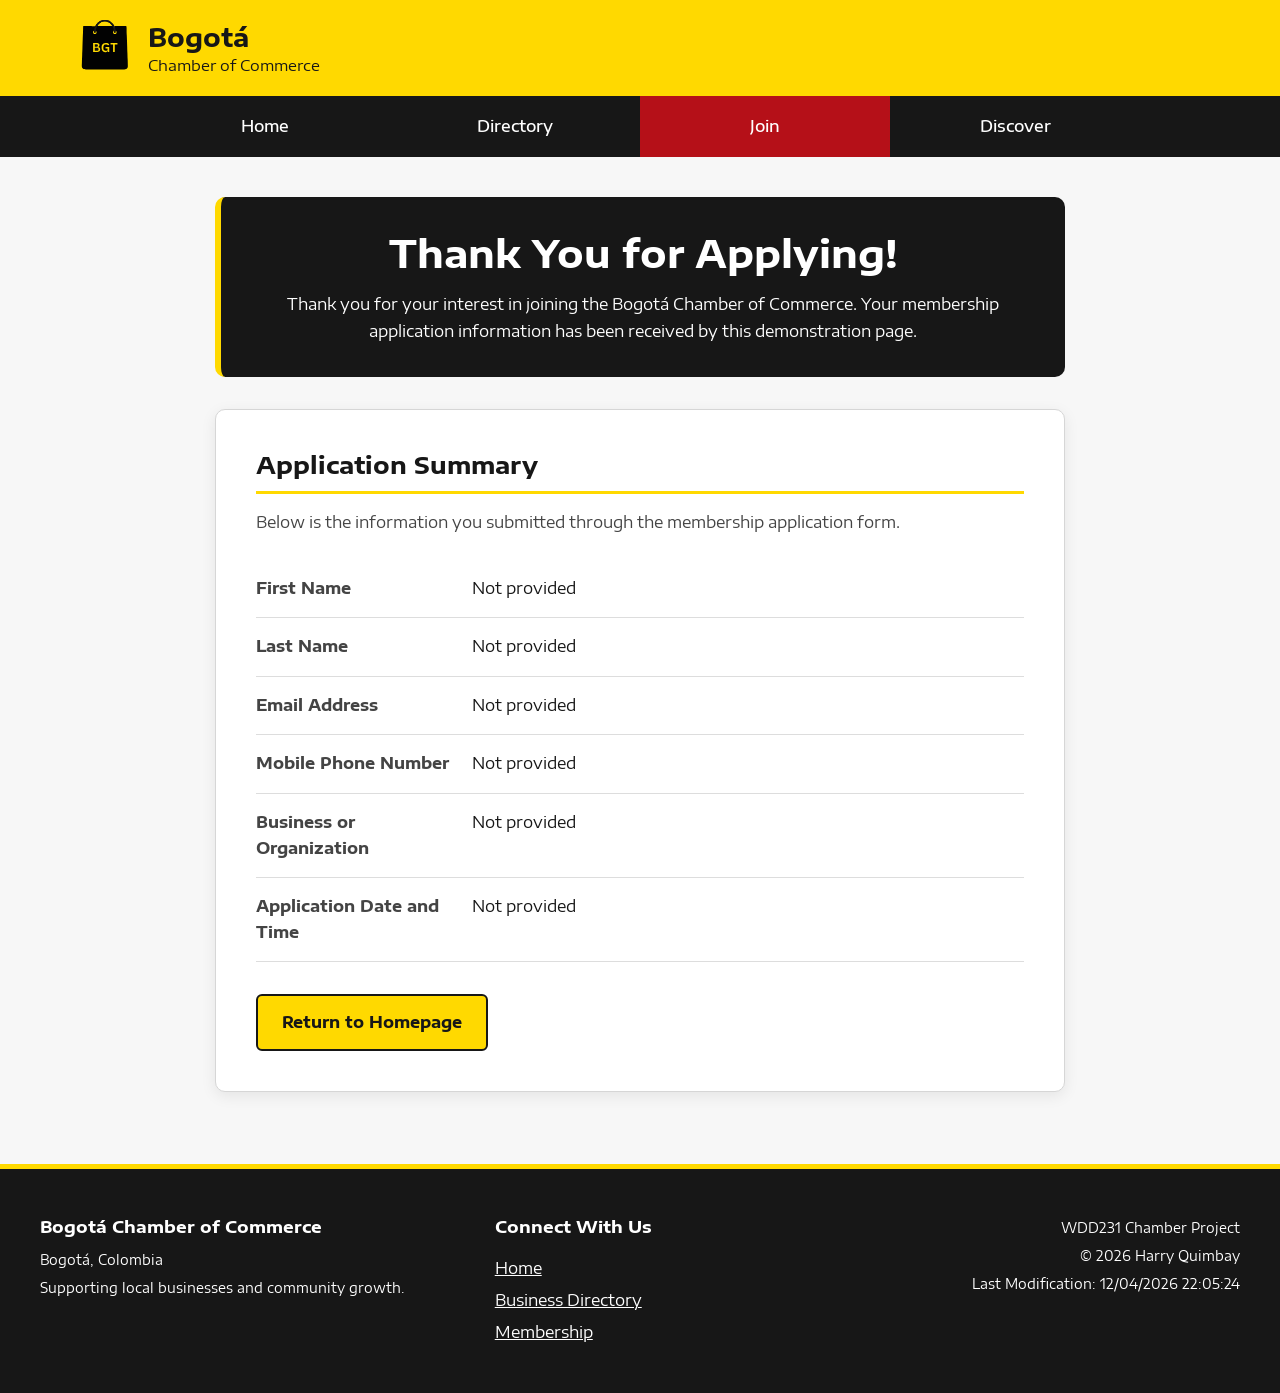
<file: chamber/thankyou.html>
<!DOCTYPE html>
<html lang="en">
<head>
    <meta charset="UTF-8">
    <meta name="viewport" content="width=device-width, initial-scale=1.0">

    <title>Thank You | Bogotá Chamber of Commerce</title>

    <meta
        name="description"
        content="Thank you for submitting your membership application to the Bogotá Chamber of Commerce."
    >
    <meta name="author" content="Harry Quimbay">

    <meta property="og:title" content="Membership Application Confirmation | Bogotá Chamber">
    <meta
        property="og:description"
        content="Thank you for your interest in joining the Bogotá Chamber of Commerce."
    >
    <meta property="og:type" content="website">
    <meta
        property="og:url"
        content="https://harryquimbay.github.io/wdd231/chamber/thankyou.html"
    >
    <meta
        property="og:image"
        content="https://harryquimbay.github.io/wdd231/chamber/images/bgta_hero.webp"
    >

    <link rel="icon" href="images/bgt_favicon.svg" type="image/svg+xml">

    <link rel="preconnect" href="https://fonts.googleapis.com">
    <link rel="preconnect" href="https://fonts.gstatic.com" crossorigin>

    <link
        href="https://fonts.googleapis.com/css2?family=Encode+Sans+Expanded:wght@400;500;600;700&display=swap"
        rel="stylesheet"
    >

    <link rel="stylesheet" href="styles/normalize.css">
    <link rel="stylesheet" href="styles/small.css">
    <link rel="stylesheet" href="styles/larger.css">
    <link rel="stylesheet" href="styles/join.css">

    <script src="scripts/navigation.js" defer></script>
    <script src="scripts/dates.js" defer></script>
    <script src="scripts/thankyou.js" defer></script>
</head>

<body>
    <header class="site-header">
        <div class="header-content">
        <a
            class="branding"
            href="index.html"
            aria-label="Bogotá Chamber of Commerce home"
        >
            <img
            src="images/bgt_logo.svg"
            alt="Bogotá Chamber of Commerce logo"
            width="48"
            height="48"
            >

            <div class="brand-text">
            <strong>Bogotá</strong>
            <span>Chamber of Commerce</span>
            </div>
        </a>

        <button
            id="menu"
            type="button"
            aria-label="Toggle navigation"
            aria-expanded="false"
            aria-controls="navigation"
        >
            ☰
        </button>
        </div>

        <nav id="navigation" aria-label="Main navigation">
        <a href="index.html">Home</a>
        <a href="directory.html">Directory</a>
        <a href="join.html" class="active">Join</a>
        <a href="discover.html">Discover</a>
        </nav>
    </header>

    <main class="join-main">
        <section class="thankyou-section" aria-labelledby="thankyou-title">
        <div class="thankyou-header">
            <h1 id="thankyou-title">Thank You for Applying!</h1>

            <p>
            Thank you for your interest in joining the Bogotá Chamber
            of Commerce. Your membership application information
            has been received by this demonstration page.
            </p>
        </div>

        <div class="confirmation-card">
            <h2>Application Summary</h2>

            <p>
            Below is the information you submitted through
            the membership application form.
            </p>

            <dl class="confirmation-details">
            <div>
                <dt>First Name</dt>
                <dd id="confirm-first-name"></dd>
            </div>

            <div>
                <dt>Last Name</dt>
                <dd id="confirm-last-name"></dd>
            </div>

            <div>
                <dt>Email Address</dt>
                <dd id="confirm-email"></dd>
            </div>

            <div>
                <dt>Mobile Phone Number</dt>
                <dd id="confirm-phone"></dd>
            </div>

            <div>
                <dt>Business or Organization</dt>
                <dd id="confirm-organization"></dd>
            </div>

            <div>
                <dt>Application Date and Time</dt>
                <dd id="confirm-timestamp"></dd>
            </div>
            </dl>

            <a href="index.html" class="return-home">
            Return to Homepage
            </a>
        </div>
        </section>
    </main>

    <footer class="site-footer">
        <div class="footer-content">
        <div>
            <h2>Bogotá Chamber of Commerce</h2>
            <p>Bogotá, Colombia</p>
            <p>Supporting local businesses and community growth.</p>
        </div>

        <div class="footer-social">
            <h2>Connect With Us</h2>
            <a href="index.html">Home</a>
            <a href="directory.html">Business Directory</a>
            <a href="join.html">Membership</a>
        </div>

        <div class="footer-development">
            <p>WDD231 Chamber Project</p>
            <p>
            &copy; <span id="currentyear"></span> Harry Quimbay
            </p>
            <p>
            <p><span id="lastModified"></span></p>
            </p>
        </div>
        </div>
    </footer>
</body>
</html>
</file>
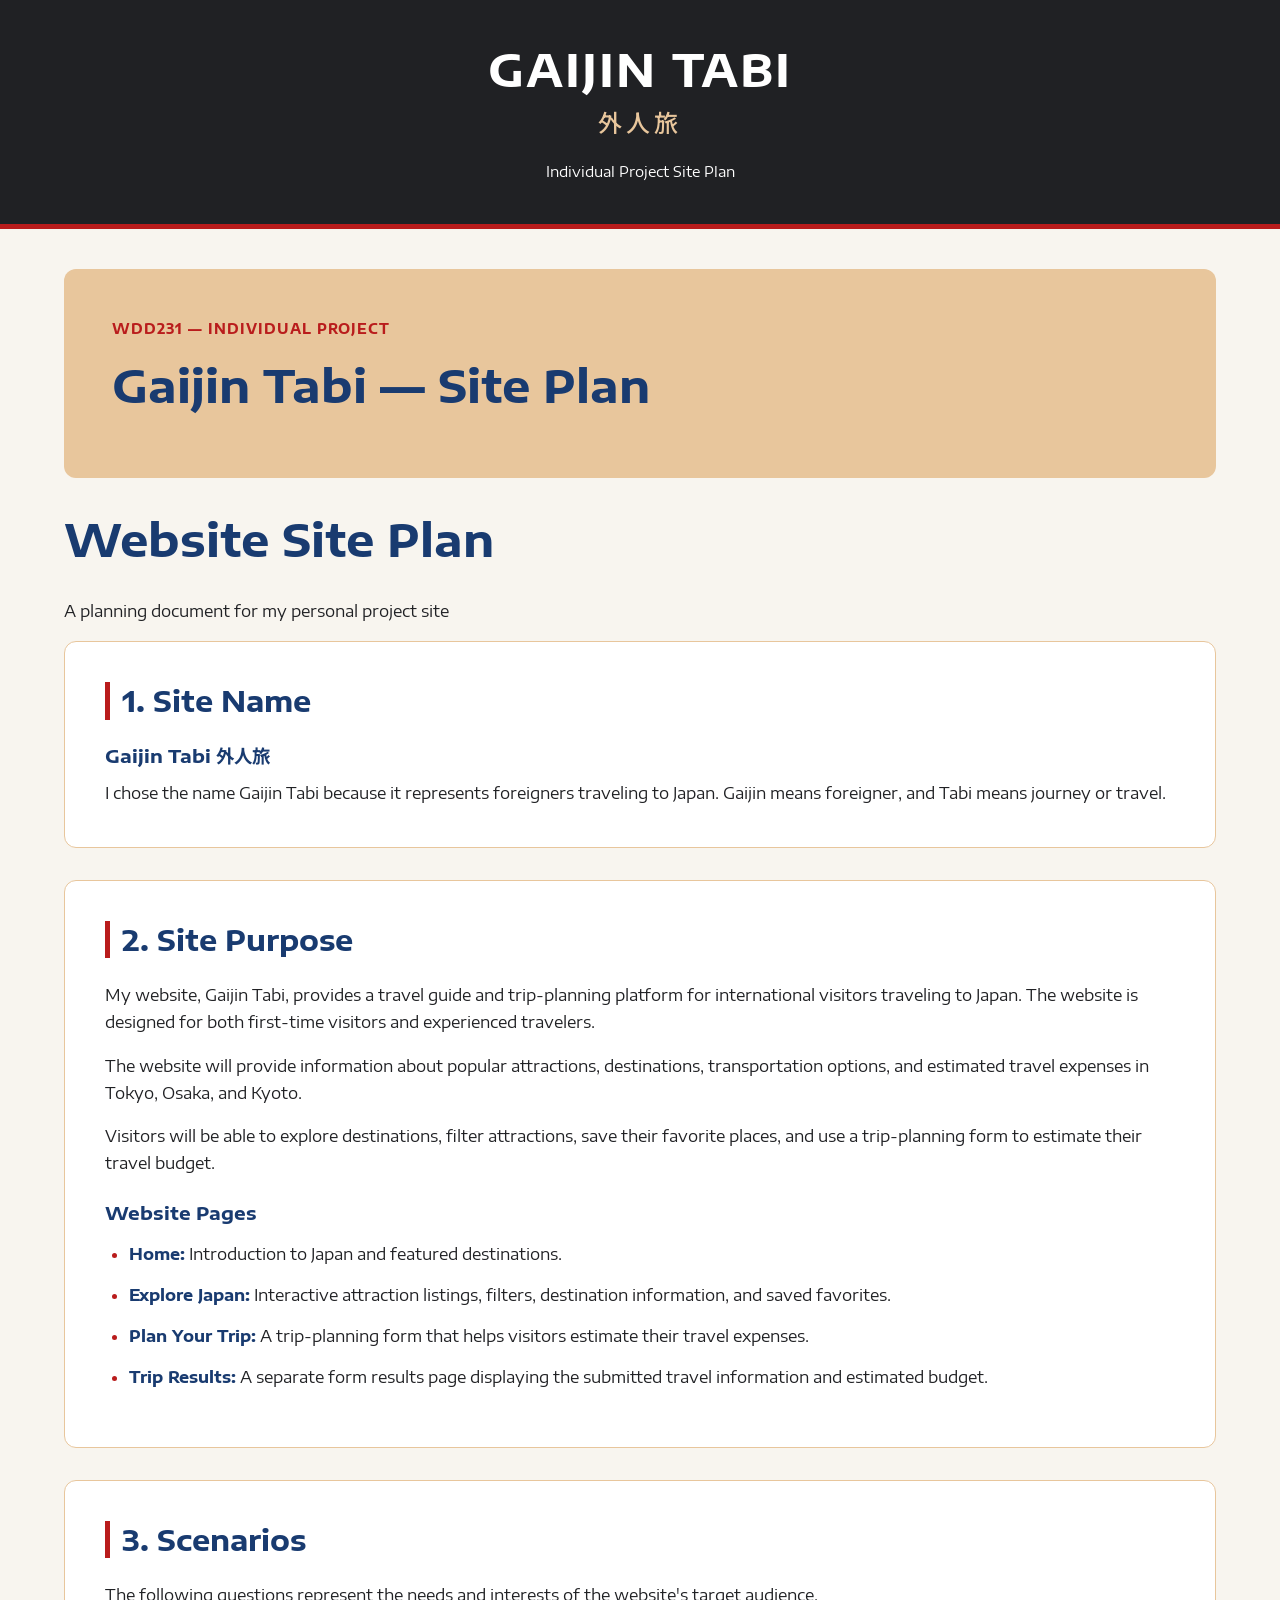
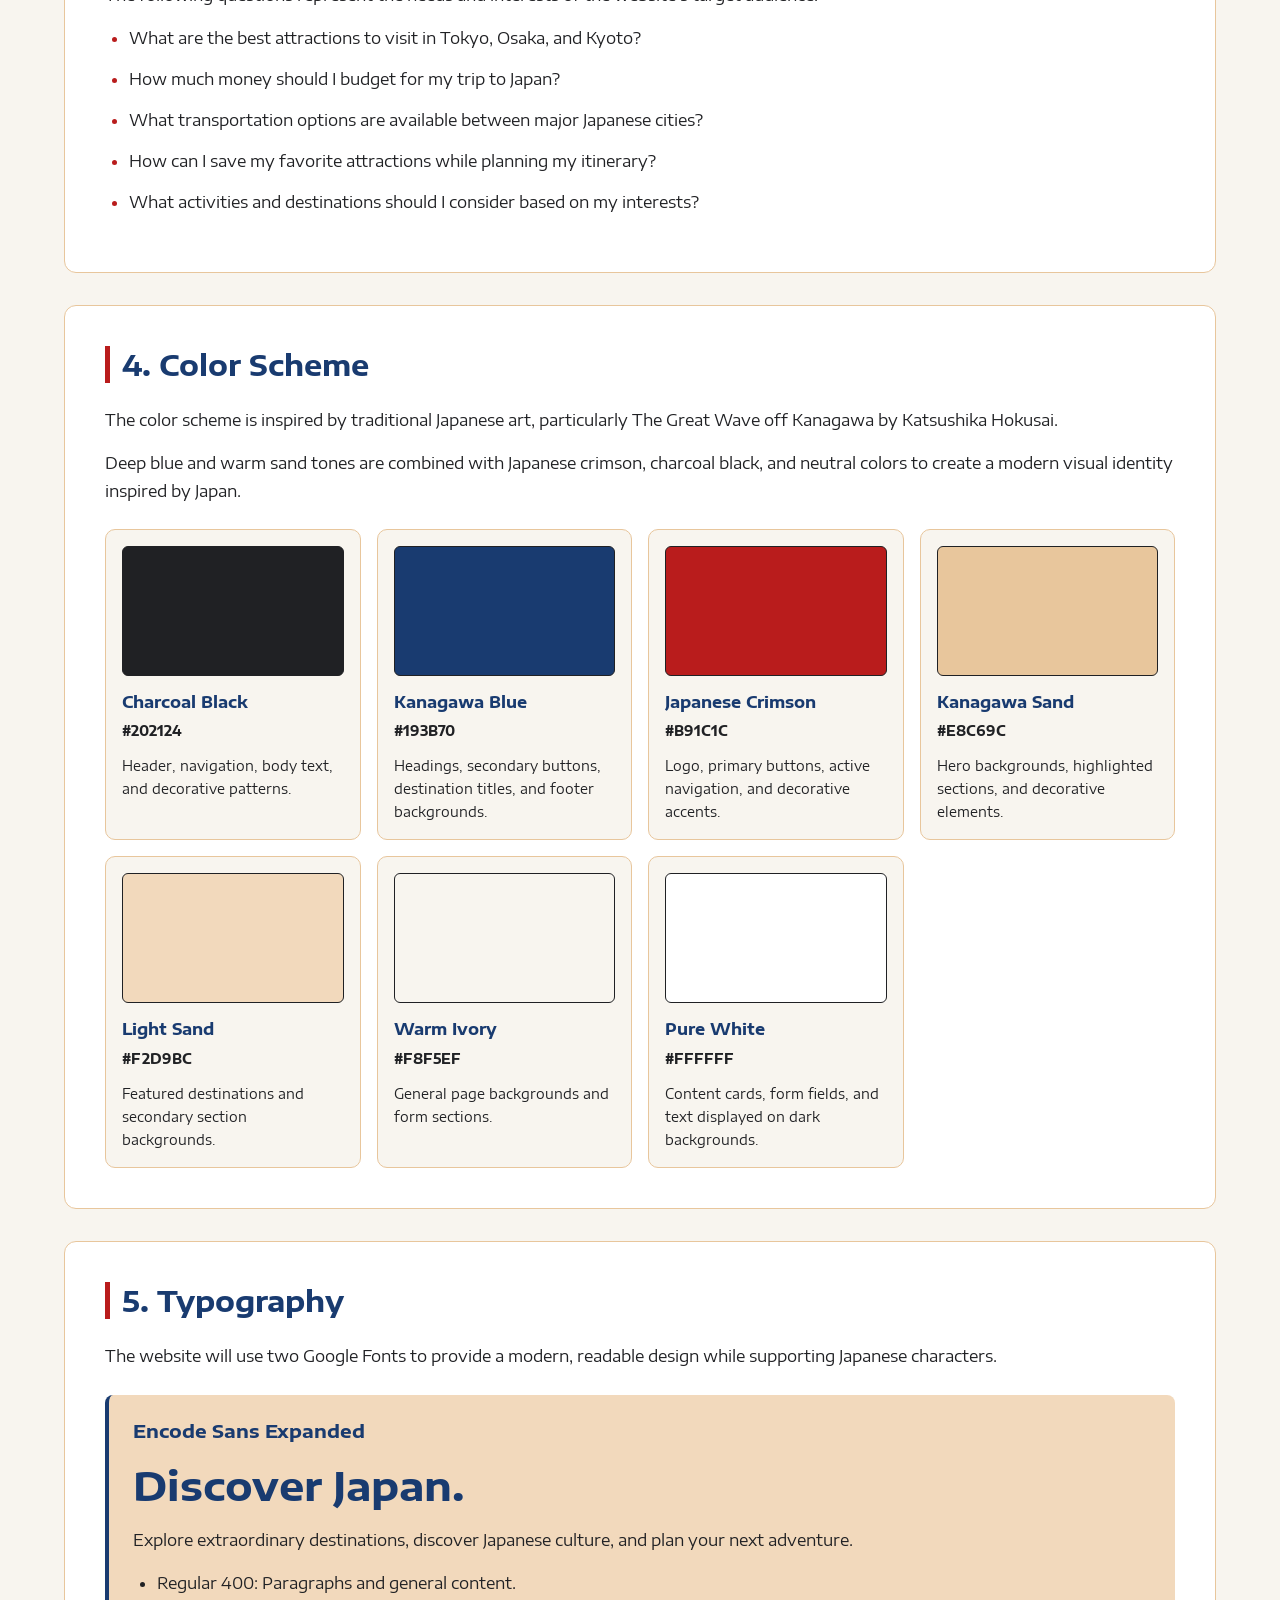
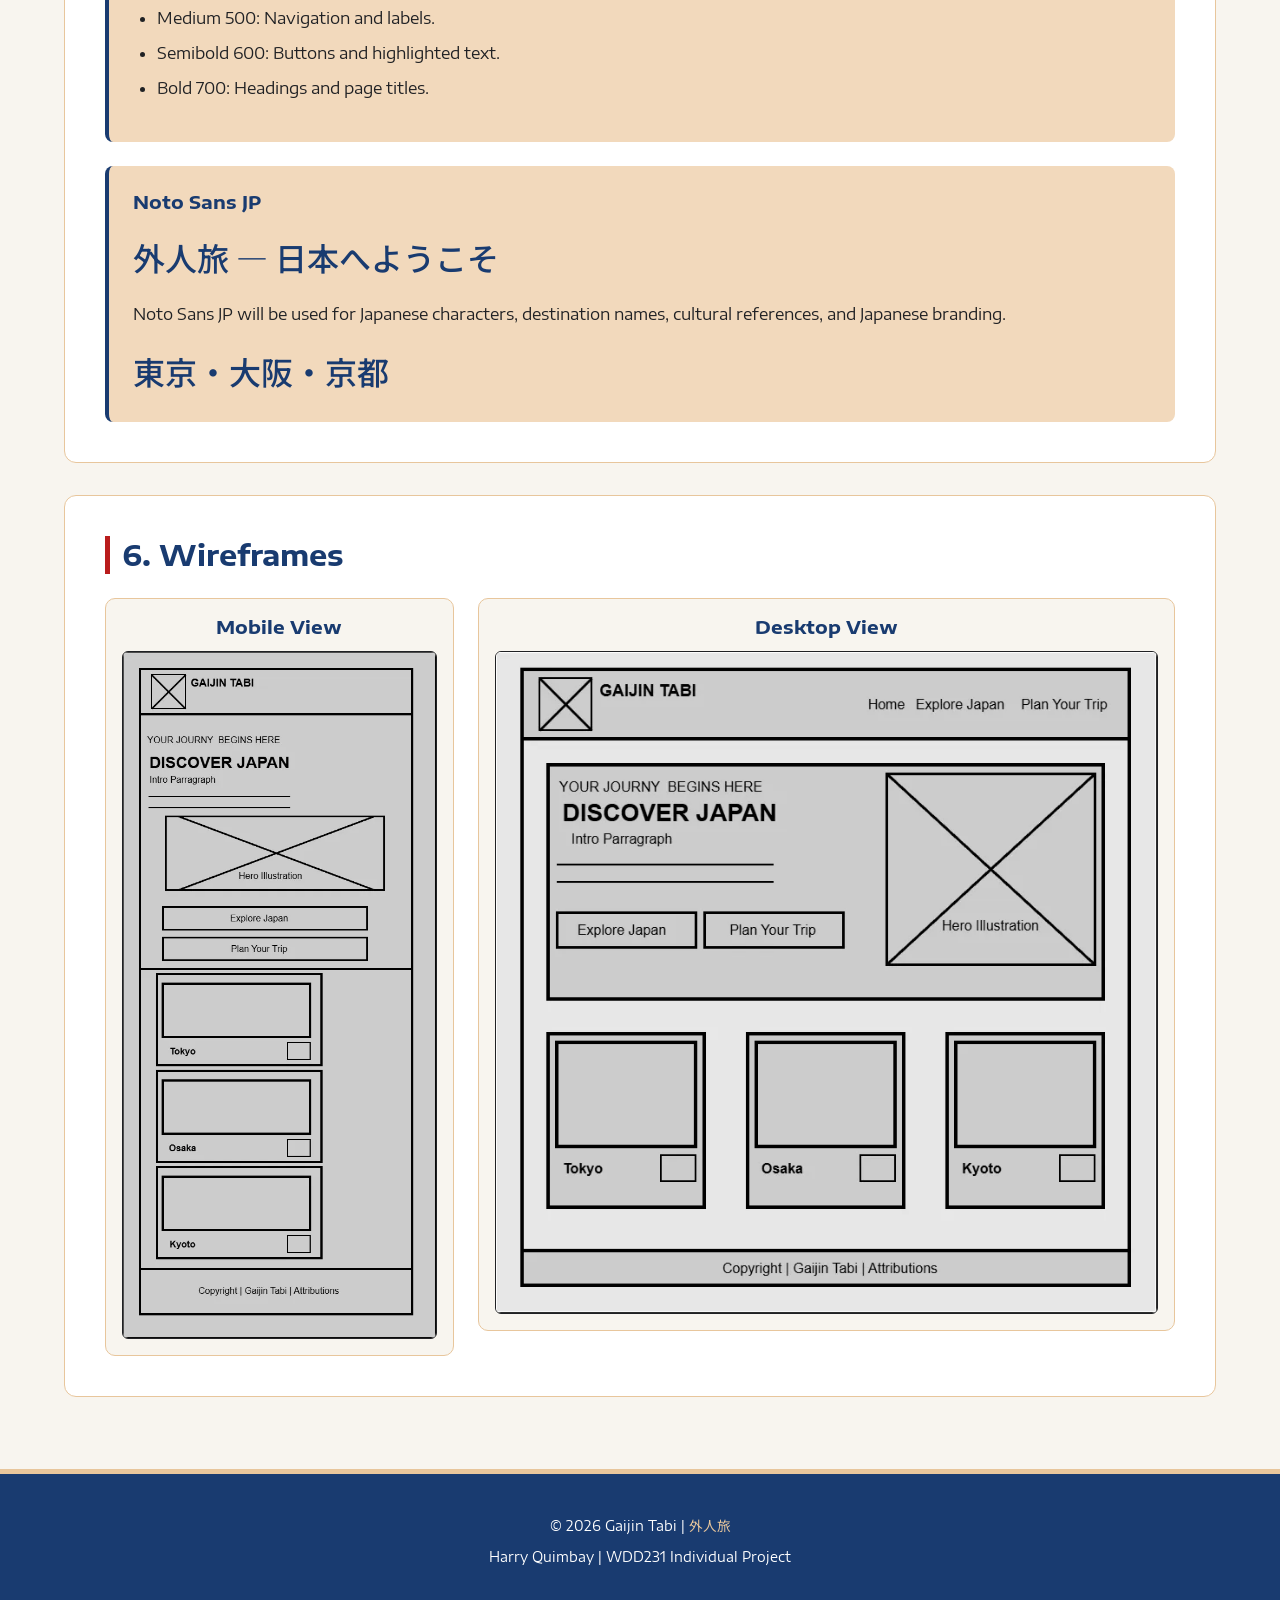
<file: final/siteplan.html>
<!DOCTYPE html>
<html lang="en">
<head>
    <meta charset="UTF-8">
    <meta name="viewport" content="width=device-width, initial-scale=1.0">

    <title>Gaijin Tabi | Website Site Plan</title>

    <meta name="description" content="Website planning document for Gaijin Tabi, a Japanese travel guide and trip-planning website.">
    <meta name="author" content="Harry Quimbay">

    <link rel="preconnect" href="https://fonts.googleapis.com">
    <link rel="preconnect" href="https://fonts.gstatic.com" crossorigin>

    <link href="https://fonts.googleapis.com/css2?family=Encode+Sans+Expanded:wght@400;500;600;700&family=Noto+Sans+JP:wght@400;500;700&display=swap" rel="stylesheet">

    <link rel="stylesheet" href="styles/siteplan.css">
</head>

<body>

    <header class="site-header">
        <div class="branding">
        <span class="brand-name">GAIJIN TABI</span>
        <span class="japanese-name" lang="ja">外人旅</span>
        </div>

        <p>Individual Project Site Plan</p>
    </header>

    <main>

        <div class="page-intro">
            <p class="eyebrow">WDD231 — Individual Project</p>
            <h1>Gaijin Tabi — Site Plan</h1>
        </div>

        <h1>Website Site Plan</h1>

        <p>
            A planning document for my personal project site
        </p>

        <section class="plan-section" id="site-name">
            <h2>1. Site Name</h2>

            <h3>Gaijin Tabi <span lang="ja">外人旅</span></h3>

            <p>
                I chose the name Gaijin Tabi because it represents
                foreigners traveling to Japan. Gaijin means foreigner,
                and Tabi means journey or travel.
            </p>
        </section>

        <section class="plan-section" id="site-purpose">
            <h2>2. Site Purpose</h2>

            <p>
                My website, Gaijin Tabi, provides a travel guide and
                trip-planning platform for international visitors
                traveling to Japan. The website is designed for both
                first-time visitors and experienced travelers.
            </p>

            <p>
                The website will provide information about popular
                attractions, destinations, transportation options,
                and estimated travel expenses in Tokyo, Osaka, and Kyoto.
            </p>

            <p>
                Visitors will be able to explore destinations, filter
                attractions, save their favorite places, and use a
                trip-planning form to estimate their travel budget.
            </p>

        <h3>Website Pages</h3>

        <ul class="page-list">

            <li>
            <strong>Home:</strong>
            Introduction to Japan and featured destinations.
            </li>

            <li>
            <strong>Explore Japan:</strong>
            Interactive attraction listings, filters, destination
            information, and saved favorites.
            </li>

            <li>
            <strong>Plan Your Trip:</strong>
            A trip-planning form that helps visitors estimate
            their travel expenses.
            </li>

            <li>
            <strong>Trip Results:</strong>
            A separate form results page displaying the submitted
            travel information and estimated budget.
            </li>

        </ul>

        </section>

        <section class="plan-section" id="scenarios">

        <h2>3. Scenarios</h2>

        <p>
            The following questions represent the needs and
            interests of the website's target audience.
        </p>

        <ul class="scenario-list">

            <li>
            What are the best attractions to visit in Tokyo,
            Osaka, and Kyoto?
            </li>

            <li>
            How much money should I budget for my trip to Japan?
            </li>

            <li>
            What transportation options are available between
            major Japanese cities?
            </li>

            <li>
            How can I save my favorite attractions while
            planning my itinerary?
            </li>

            <li>
            What activities and destinations should I consider
            based on my interests?
            </li>

        </ul>

        </section>

        <section class="plan-section" id="color-scheme">

        <h2>4. Color Scheme</h2>

        <p>
            The color scheme is inspired by traditional Japanese
            art, particularly The Great Wave off Kanagawa by
            Katsushika Hokusai.
        </p>

        <p>
            Deep blue and warm sand tones are combined with
            Japanese crimson, charcoal black, and neutral colors
            to create a modern visual identity inspired by Japan.
        </p>

        <div class="color-grid">

            <article class="color-card">

            <div class="color-swatch charcoal"></div>

            <h3>Charcoal Black</h3>

            <p class="hex-code">#202124</p>

            <p>
                Header, navigation, body text, and decorative
                patterns.
            </p>

            </article>

            <article class="color-card">

            <div class="color-swatch kanagawa-blue"></div>

            <h3>Kanagawa Blue</h3>

            <p class="hex-code">#193B70</p>

            <p>
                Headings, secondary buttons, destination titles,
                and footer backgrounds.
            </p>

            </article>

            <article class="color-card">

            <div class="color-swatch crimson"></div>

            <h3>Japanese Crimson</h3>

            <p class="hex-code">#B91C1C</p>

            <p>
                Logo, primary buttons, active navigation,
                and decorative accents.
            </p>

            </article>

            <article class="color-card">

            <div class="color-swatch kanagawa-sand"></div>

            <h3>Kanagawa Sand</h3>

            <p class="hex-code">#E8C69C</p>

            <p>
                Hero backgrounds, highlighted sections,
                and decorative elements.
            </p>

            </article>

            <article class="color-card">

            <div class="color-swatch light-sand"></div>

            <h3>Light Sand</h3>

            <p class="hex-code">#F2D9BC</p>

            <p>
                Featured destinations and secondary section
                backgrounds.
            </p>

            </article>

            <article class="color-card">

            <div class="color-swatch ivory"></div>

            <h3>Warm Ivory</h3>

            <p class="hex-code">#F8F5EF</p>

            <p>
                General page backgrounds and form sections.
            </p>

            </article>

            <article class="color-card">

            <div class="color-swatch white"></div>

            <h3>Pure White</h3>

            <p class="hex-code">#FFFFFF</p>

            <p>
                Content cards, form fields, and text displayed
                on dark backgrounds.
            </p>

            </article>

        </div>

        </section>

        <section class="plan-section" id="typography">

        <h2>5. Typography</h2>

        <p>
            The website will use two Google Fonts to provide
            a modern, readable design while supporting
            Japanese characters.
        </p>

        <article class="font-example">

            <h3>Encode Sans Expanded</h3>

            <p class="heading-example">
            Discover Japan.
            </p>

            <p class="body-example">
            Explore extraordinary destinations, discover
            Japanese culture, and plan your next adventure.
            </p>

            <ul>
            <li>Regular 400: Paragraphs and general content.</li>
            <li>Medium 500: Navigation and labels.</li>
            <li>Semibold 600: Buttons and highlighted text.</li>
            <li>Bold 700: Headings and page titles.</li>
            </ul>

        </article>

        <article class="font-example">

            <h3>Noto Sans JP</h3>

            <p class="japanese-example" lang="ja">
            外人旅 — 日本へようこそ
            </p>

            <p>
            Noto Sans JP will be used for Japanese characters,
            destination names, cultural references, and
            Japanese branding.
            </p>

            <p class="japanese-example" lang="ja">
            東京・大阪・京都
            </p>

        </article>

        </section>

        <section class="plan-section" id="wireframes">
            <h2>6. Wireframes</h2>

            <div class="wireframe-grid">

                <figure class="wireframe">
                <h3>Mobile View</h3>

                <img
                    src="images/wireframe-mobile.webp"
                    alt="Gaijin Tabi mobile homepage wireframe"
                    loading="lazy"
                >
                </figure>

                <figure class="wireframe">
                <h3>Desktop View</h3>

                <img
                    src="images/wireframe-desktop.webp"
                    alt="Gaijin Tabi desktop homepage wireframe"
                    loading="lazy"
                >
                </figure>

            </div>
        </section>

    </main>

    <footer class="site-footer">

        <p>
        &copy; 2026 Gaijin Tabi |
        <span lang="ja">外人旅</span>
        </p>

        <p>Harry Quimbay | WDD231 Individual Project</p>

    </footer>

</body>
</html>
</file>
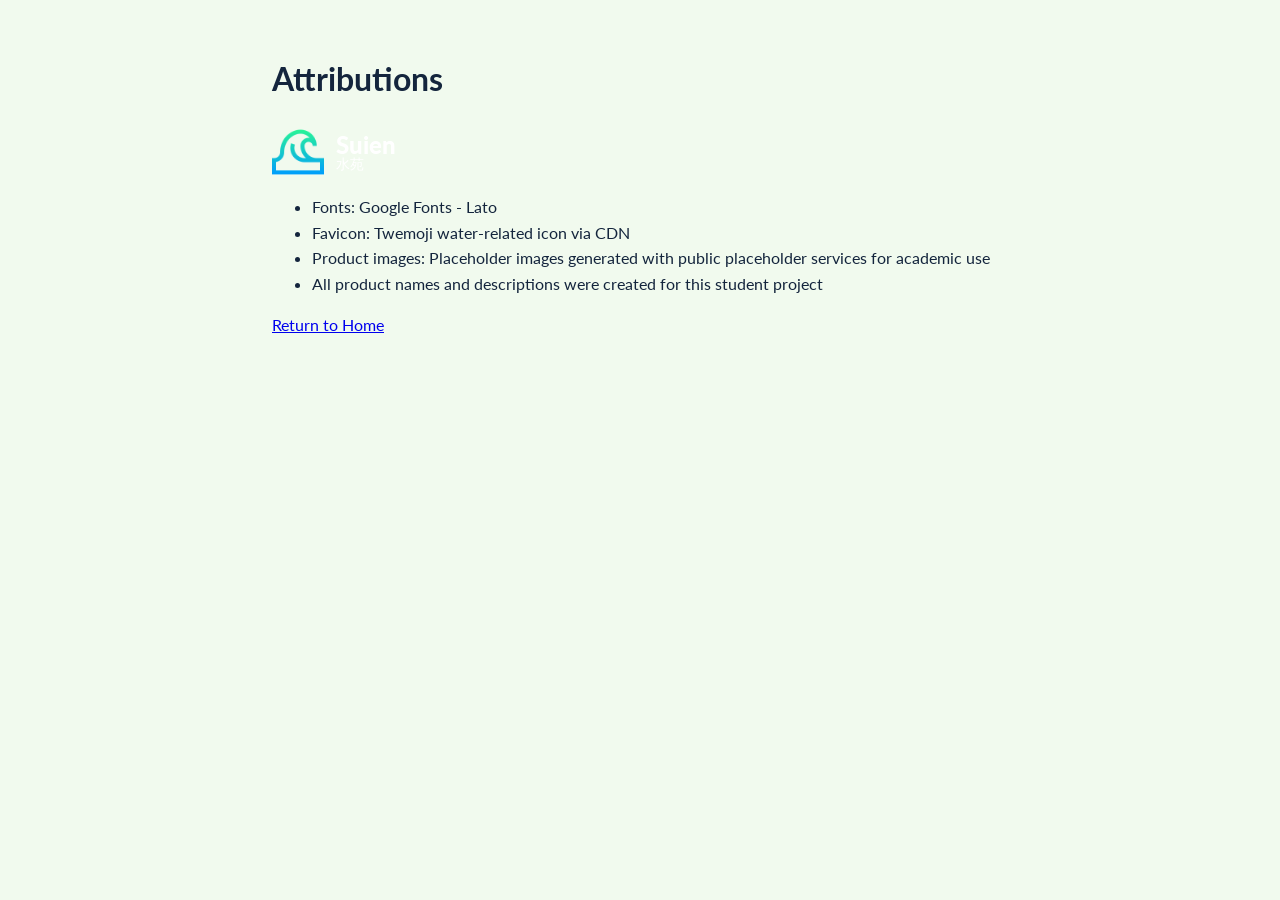
<file: finalproject/attributions.html>
<!DOCTYPE html>
<html lang="en">
<head>
    <meta charset="UTF-8">
    <meta name="viewport" content="width=device-width, initial-scale=1.0">
    <title>Attributions | Suien (水苑)</title>
    <meta name="description" content="Attributions page for Suien ecommerce project.">
    <meta name="author" content="Harry Quimbay">

    <link rel="icon" href="images/logo_onda.png" type="image/svg+xml">

    <link rel="preconnect" href="https://fonts.googleapis.com">
    <link rel="preconnect" href="https://fonts.gstatic.com" crossorigin>
    <link href="https://fonts.googleapis.com/css2?family=Lato:wght@100;300;400;700;900&display=swap" rel="stylesheet">

    <link rel="stylesheet" href="css/base.css">
</head>
<body>
    <main class="attributions-page">
        <h1>Attributions</h1>
        <a href="index.html" class="logo">
            <img src="images/logo_onda.png" alt="Suien logo" width="52" height="52">
            <div class="logo-text">
                <strong>Suien</strong>
                <small>水苑</small>
            </div>
        </a>
        <ul>
        <li>Fonts: Google Fonts - Lato</li>
        <li>Favicon: Twemoji water-related icon via CDN</li>
        <li>Product images: Placeholder images generated with public placeholder services for academic use</li>
        <li>All product names and descriptions were created for this student project</li>
        </ul>
        <p><a href="index.html">Return to Home</a></p>
    </main>
</body>
</html>
</file>
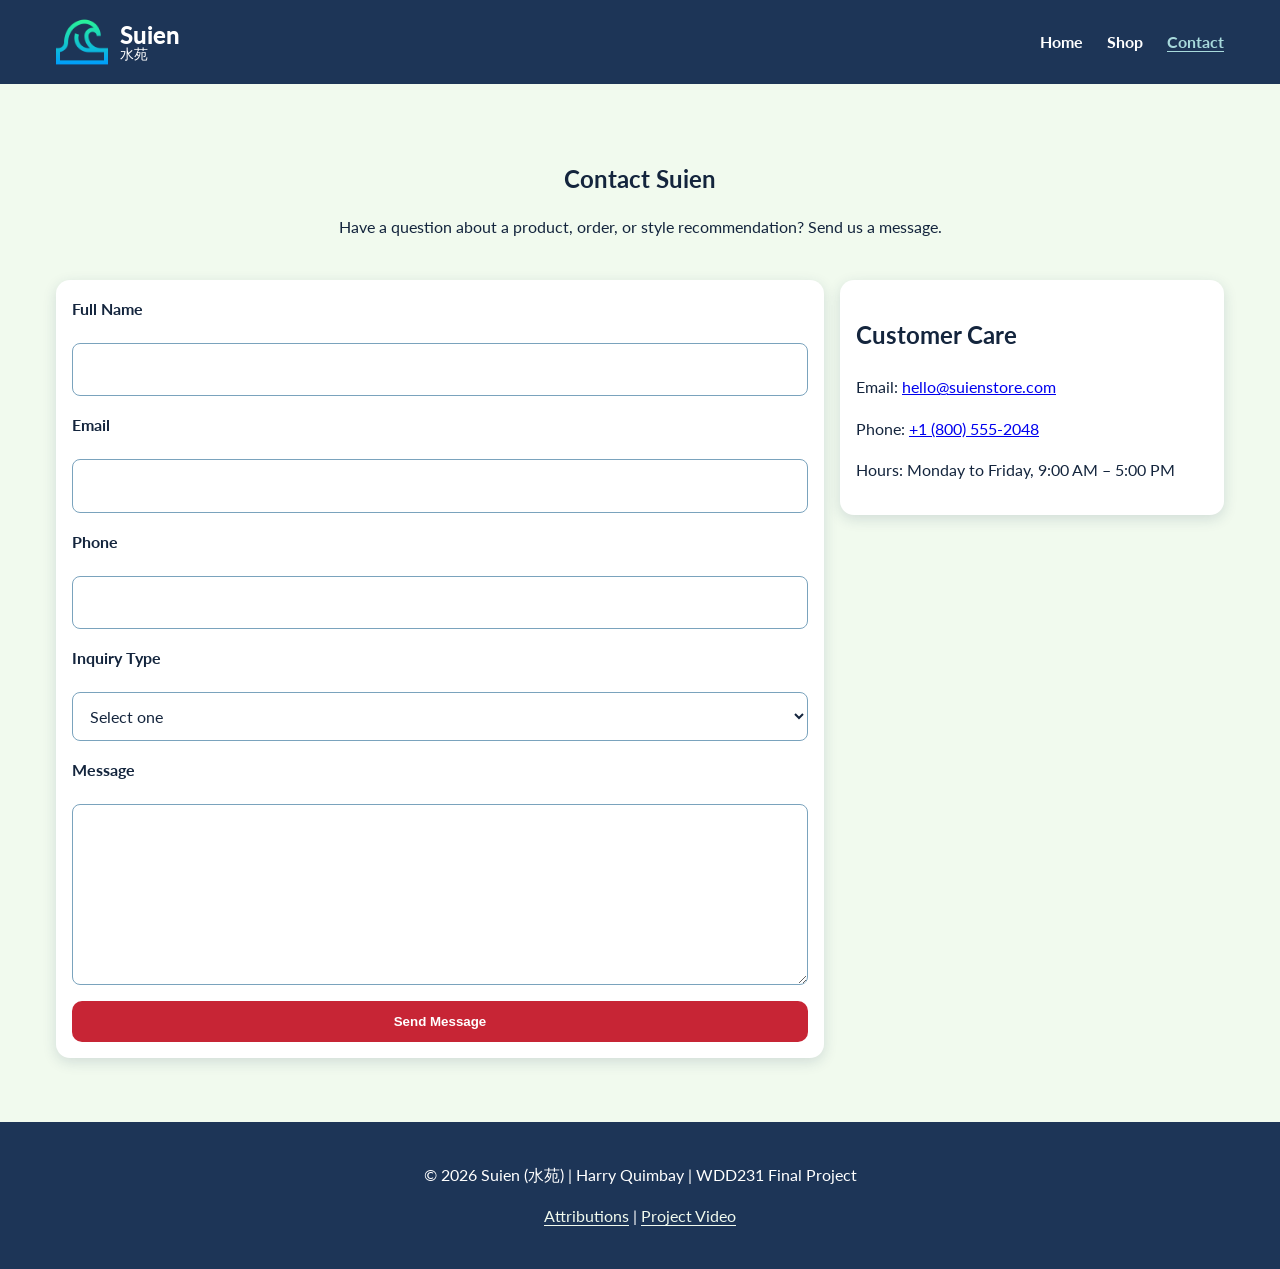
<file: finalproject/contact.html>
<!DOCTYPE html>
<html lang="en">
<head>
    <meta charset="UTF-8">
    <meta name="viewport" content="width=device-width, initial-scale=1.0">
    <title>Contact | Suien (水苑)</title>
    <meta name="description" content="Contact Suien for product questions, order inquiries, and style guidance.">
    <meta name="author" content="Harry Quimbay">

    <meta property="og:title" content="Contact | Suien (水苑)">
    <meta property="og:description" content="Contact Suien for questions about products and orders.">
    <meta property="og:type" content="website">
    <meta property="og:image" content="https://harryquimbay.github.io/wdd231/finalproject/images/logo_onda.png">
    <meta property="og:url" content="https://harryquimbay.github.io/wdd231/finalproject/contact.html">

    <link rel="icon" href="images/logo_onda.png" type="image/png">

    <link rel="preconnect" href="https://fonts.googleapis.com">
    <link rel="preconnect" href="https://fonts.gstatic.com" crossorigin>
    <link href="https://fonts.googleapis.com/css2?family=Lato:wght@300;400;700;900&display=swap" rel="stylesheet">

    <link rel="stylesheet" href="css/base.css">
    <link rel="stylesheet" href="css/large.css">
    <script src="js/contact.js" defer></script>
</head>
<body>
    <header>
        <div class="topbar">
            <a href="index.html" class="logo" aria-label="Suien home page">
                <img src="images/logo_onda.png" alt="Suien logo" width="52" height="52">
                <div class="logo-text">
                    <strong>Suien</strong>
                    <small>水苑</small>
                </div>
            </a>

            <button
                id="menuBtn"
                type="button"
                aria-label="Open navigation menu"
                aria-expanded="false"
                aria-controls="mainNav"
            >
                &#9776;
            </button>

            <nav id="mainNav" aria-label="Main navigation">
                <a href="index.html">Home</a>
                <a href="shop.html">Shop</a>
                <a href="contact.html" class="active" aria-current="page">Contact</a>
            </nav>
        </div>
    </header>

    <main>
        <section class="page-banner">
            <h1>Contact Suien</h1>
            <p>Have a question about a product, order, or style recommendation? Send us a message.</p>
        </section>

        <section class="contact-wrapper">
            <form method="get" action="form-action.html" class="contact-form">
                <label for="fullname">Full Name</label>
                <input
                    type="text"
                    id="fullname"
                    name="fullname"
                    title="Enter your full name"
                    required
                    autocomplete="name"
                >

                <label for="email">Email</label>
                <input
                    type="email"
                    id="email"
                    name="email"
                    title="Enter your email address"
                    required
                    autocomplete="email"
                >

                <label for="phone">Phone</label>
                <input
                    type="tel"
                    id="phone"
                    name="phone"
                    title="Enter your phone number"
                    required
                    autocomplete="tel"
                >

                <label for="inquiry">Inquiry Type</label>
                <select id="inquiry" name="inquiry" required>
                    <option value="">Select one</option>
                    <option value="Order Question">Order Question</option>
                    <option value="Product Help">Product Help</option>
                    <option value="Returns">Returns</option>
                    <option value="General Inquiry">General Inquiry</option>
                </select>

                <label for="message">Message</label>
                <textarea
                    id="message"
                    name="message"
                    rows="6"
                    required
                    title="Enter your message"
                ></textarea>

                <input type="hidden" id="timestamp" name="timestamp">

                <button type="submit" class="btn primary">Send Message</button>
            </form>

            <aside class="contact-info">
                <h2>Customer Care</h2>
                <p>Email: <a href="mailto:hello@suienstore.com">hello@suienstore.com</a></p>
                <p>Phone: <a href="tel:+18005552048">+1 (800) 555-2048</a></p>
                <p>Hours: Monday to Friday, 9:00 AM – 5:00 PM</p>
            </aside>
        </section>
    </main>

    <footer>
        <p>&copy; 2026 Suien (水苑) | Harry Quimbay | WDD231 Final Project</p>
        <p>
            <a href="attributions.html">Attributions</a> |
            <a href="PASTE-YOUR-REAL-VIDEO-LINK-HERE" target="_blank" rel="noopener">Project Video</a>
        </p>
    </footer>
</body>
</html>
</file>
<file: styles/small.css>
:root {
    --primary: #193d59;
    --secondary: #087e9b;
    --background: #f5f7fa;
    --text: #102b40;
    --white: #ffffff;
    --light-blue: #e4edf3;
}

* {
    box-sizing: border-box;
}

body {
    margin: 0;
    padding: 0;
    font-family: "Encode Sans Expanded", Arial, sans-serif;
    background-color: var(--background);
    color: var(--text);
    line-height: 1.6;
}

img {
    max-width: 100%;
    height: auto;
}

/*HEADER */

header {
    background-color: var(--primary);
    color: var(--white);
}

.branding {
    display: flex;
    flex-direction: row;
    align-items: center;
    justify-content: flex-start;
    gap: 12px;
    padding: 12px 20px;
}


.branding span {
    min-width: 0;
    font-size: clamp(1rem, 4vw, 1.3rem);
    font-weight: 700;
}

.branding img {
    width: 48px;
    height: 48px;
}

.branding span {
    font-size: 1.3rem;
    font-weight: 700;
}




/* MOBILE HAMBURGER MENU */

#menu {
    display: block;
    margin-left: auto;
    flex-shrink: 0;
    padding: 8px 12px;
    border: 1px solid var(--white);
    border-radius: 5px;
    background: transparent;
    color: var(--white);
    font-size: 1.6rem;
    cursor: pointer;
}

#menu:hover,
#menu:focus-visible {
    background-color: var(--secondary);
}

/* NAVIGATION */

#navigation {
    display: none;
    flex-direction: column;
    background-color: #102b40;
}

#navigation.open {
    display: flex;
}

#navigation a {
    display: block;
    padding: 14px 18px;
    color: var(--white);
    text-decoration: none;
    text-align: center;
    font-weight: 500;
}

#navigation a:hover,
#navigation a:focus-visible,
#navigation a.active {
    background-color: var(--secondary);
    color: var(--white);
}

/* MAIN CONTENT*/

main {
    width: 100%;
    max-width: 1100px;
    margin: 0 auto;
    padding: 20px;
}

h1 {
    margin: 8px 0 20px;
    font-size: 2rem;
    color: var(--text);
}

.top-sections {
    display: grid;
    grid-template-columns: 1fr;
    gap: 20px;
}

/* CONTENT SECTIONS*/

section {
    background-color: var(--white);
    border-radius: 7px;
    overflow: hidden;
    box-shadow: 0 2px 8px rgba(0, 0, 0, 0.08);
}

section h2 {
    margin: 0;
    padding: 12px 16px;
    background-color: var(--primary);
    color: var(--white);
    text-align: center;
    font-size: 1.1rem;
    font-weight: 700;
}

/* COURSE WORK SECTION*/

.course-work ul {
    margin: 0;
    padding: 24px 24px 24px 36px;
}

.course-work li {
    margin-bottom: 10px;
}

/* LOCATION SECTION*/

.location figure {
    margin: 0;
    padding: 12px;
    text-align: center;
}

.location img {
    display: block;
    width: 100%;
    height: auto;
    border-radius: 5px;
}

.location figcaption {
    padding-top: 8px;
    font-size: 0.9rem;
}

/* CERTIFICATE SECTION*/

.certificate {
    margin-top: 20px;
    padding-bottom: 24px;
}

/* Filter Buttons */

.filters {
    display: flex;
    flex-wrap: wrap;
    justify-content: center;
    gap: 12px;
    padding: 20px 12px;
}

.filters button {
    padding: 10px 18px;
    background-color: var(--primary);
    color: var(--white);
    border: 2px solid var(--primary);
    border-radius: 5px;
    font-family: inherit;
    font-size: 0.95rem;
    font-weight: 500;
    cursor: pointer;
}

.filters button:hover,
.filters button:focus-visible {
    background-color: var(--secondary);
    border-color: var(--secondary);
}

/* DYNAMIC COURSE CARDS */

#course-cards {
    display: grid;
    grid-template-columns: 1fr;
    gap: 12px;
    padding: 0 20px;
    margin: 8px 0 20px;
}

.course-card {
    display: block;
    padding: 16px;
    background-color: var(--light-blue);
    color: var(--primary);
    border: 2px solid var(--primary);
    border-radius: 6px;
    text-align: center;
    font-weight: 700;
    font-size: 1rem;
}

/*Courses */

.course-card.completed {
    background-color: var(--primary);
    color: var(--white);
    border-color: var(--secondary);
}

.course-card.completed::before {
    content: "✓ ";
}

/* Total Credits */

#total-credits {
    margin: 12px 0 0;
    padding: 8px 12px;
    text-align: center;
    font-size: 1rem;
    font-weight: 700;
}

/*FOOTER */

footer {
    margin-top: 24px;
    padding: 24px 16px;
    background-color: var(--primary);
    color: var(--white);
    text-align: center;
}

.social-links {
    display: flex;
    justify-content: center;
    flex-wrap: wrap;
    gap: 24px;
    margin-bottom: 12px;
}

.social-links a {
    color: var(--white);
    text-decoration: underline;
}

.social-links a:hover,
.social-links a:focus-visible {
    color: #b8eaff;
}

footer p {
    margin: 8px 0;
    font-size: 0.9rem;
}

#lastModified {
    color: #e2f2fc;
}

/* ACCESSIBILITY*/

button:focus-visible,
a:focus-visible {
    outline: 3px solid #ffcf56;
    outline-offset: 3px;
}
</file>
<file: styles/larger.css>
@media screen and (min-width: 768px) {

  /* HEADER */

.branding {
    max-width: 1100px;
    margin: 0 auto;
    padding: 1rem 1.5rem;
}

.branding img {
    width: 55px;
    height: 55px;
}

.branding span {
    font-size: 1.5rem;
}

  /* HIDE MOBILE HAMBURGER */

#menu {
    display: none;
}

  /* DESKTOP NAVIGATION */

#navigation {
    display: flex;
    flex-direction: row;
    justify-content: center;
    align-items: center;
    width: 100%;
    background-color: #102c43;
}

#navigation a {
    display: block;
    flex: 1;
    max-width: 250px;
    padding: 1rem 1.5rem;
    color: #ffffff;
    text-decoration: none;
    text-align: center;
    font-weight: 500;
    transition: background-color 0.2s ease;
}

#navigation a:hover,
#navigation a:focus-visible,
#navigation a.active {
    background-color: var(--secondary);
}

  /* MAIN CONTENT */

main {
    max-width: 1100px;
    margin: 0 auto;
    padding: 2rem 1.5rem;
}

h1 {
    font-size: 2.2rem;
    margin: 0 0 1.5rem;
}

/* TWO-COLUMN LAYOUT */

.top-sections {
    display: grid;
    grid-template-columns: 2fr 1fr;
    gap: 1.5rem;
    align-items: stretch;
}

.top-sections section {
    min-width: 0;
}

/* COURSE WORK */

.course-work ul {
    padding: 1.5rem 2.5rem;
}

.course-work li {
    margin-bottom: 0.5rem;
}

/* LOCATION */

.location figure {
    margin: 1rem;
}

.location img {
    display: block;
    width: 100%;
    height: auto;
    border-radius: 6px;
}

.location figcaption {
    margin-top: 0.5rem;
    text-align: center;
}

  /* CERTIFICATE SECTION */

.certificate {
    width: 100%;
}

.filters {
    justify-content: center;
    gap: 1rem;
    padding: 1.5rem;
}

.filters button {
    min-width: 130px;
    padding: 0.8rem 1.2rem;
    font-size: 1rem;
}

  /* COURSE CARDS */

#course-cards {
    grid-template-columns: repeat(3, minmax(0, 1fr));
    gap: 1rem;
    padding: 1.5rem;
}

/* TOTAL CREDITS */

#total-credits {
    font-size: 1.1rem;
    text-align: center;
    padding-bottom: 1.5rem;
}

/* FOOTER */

footer {
    padding: 2rem 1rem;
}

.social-links {
    gap: 2rem;
    margin-bottom: 1rem;
    }
}

/* LARGE DESKTOP SCREENS */

@media screen and (min-width: 1200px) {

main {
    max-width: 1200px;
    }

.branding {
    max-width: 1200px;
    }
}
</file>
<file: Chamber/styles/small.css>
:root {
    --primary: #171717;
    --secondary: #b51018;
    --bogota-red: #da121a;
    --accent: #ffd900;
    --bogota-blue: #0072bc;
    --background: #f7f7f7;
    --surface: #ffffff;
    --text: #171717;
    --muted: #444444;
    --border: #d6d6d6;
    --light-blue: #fff4c2;
}

body {
    font-family: "Encode Sans Expanded", Arial, sans-serif;
    background-color: var(--background);
    color: var(--text);
    line-height: 1.6;
}

.site-header {
    background-color: var(--accent);
    color: var(--text);
}

.header-content {
    display: flex;
    align-items: center;
    justify-content: space-between;
    gap: 1rem;
    padding: 0.85rem 1rem;
}

.branding {
    display: flex;
    align-items: center;
    gap: 0.75rem;
    min-width: 0;
    color: var(--text);
    text-decoration: none;
}

.branding img {
    display: block;
    width: 48px;
    height: 48px;
    flex-shrink: 0;
    object-fit: contain;
}

.brand-text {
    display: flex;
    flex-direction: column;
    min-width: 0;
    line-height: 1.3;
}

.brand-text strong {
    font-size: clamp(1rem, 4vw, 1.25rem);
    font-weight: 700;
}

.brand-text span {
    font-size: clamp(0.65rem, 2.5vw, 0.85rem);
}

#menu {
    display: block;
    flex-shrink: 0;
    padding: 0.35rem 0.7rem;
    border: 1px solid var(--primary);
    border-radius: 5px;
    background-color: transparent;
    color: var(--primary);
    font-size: 1.5rem;
    line-height: 1.3;
}

#menu:hover,
#menu:focus-visible {
    background-color: var(--primary);
    color: var(--surface);
}

#navigation {
    display: none;
    flex-direction: column;
    background-color: var(--primary);
}

#navigation.open {
    display: flex;
}

#navigation a {
    display: block;
    padding: 0.9rem 1rem;
    color: var(--surface);
    text-align: center;
    text-decoration: none;
    font-weight: 500;
}

#navigation a:hover,
#navigation a:focus-visible,
#navigation a.active {
    background-color: var(--secondary);
    color: var(--surface);
}

main {
    width: 100%;
    max-width: 1200px;
    margin: 0 auto;
    padding: 1.5rem 1rem;
}

.directory-intro {
    padding: 1.5rem;
    border-radius: 8px;
    background-color: var(--surface);
    border-top: 5px solid var(--accent);
    box-shadow: 0 2px 8px rgba(0, 0, 0, 0.06);
}

.directory-intro h1 {
    margin-bottom: 0.75rem;
    color: var(--primary);
    font-size: clamp(1.6rem, 5vw, 2.3rem);
}

.directory-intro p {
    max-width: 70ch;
    color: var(--muted);
}

.directory-section {
    margin-top: 1.5rem;
}

.directory-toolbar {
    display: flex;
    flex-direction: column;
    align-items: flex-start;
    gap: 1rem;
    margin-bottom: 1.5rem;
}

.directory-toolbar h2 {
    color: var(--primary);
    font-size: 1.5rem;
}

.view-controls {
    display: flex;
    flex-wrap: wrap;
    gap: 0.75rem;
}

.view-controls button {
    padding: 0.7rem 1rem;
    border: 2px solid var(--primary);
    border-radius: 5px;
    background-color: var(--surface);
    color: var(--primary);
    font-size: 0.9rem;
    font-weight: 600;
    transition: background-color 0.2s ease;
}

.view-controls button:hover,
.view-controls button:focus-visible {
    background-color: var(--light-blue);
}

.view-controls button[aria-pressed="true"] {
    background-color: var(--primary);
    color: var(--surface);
}

#members {
    min-width: 0;
}

.members-grid {
    display: grid;
    grid-template-columns: minmax(0, 1fr);
    gap: 1.25rem;
}

.member-card {
    min-width: 0;
    overflow: hidden;
    border: 1px solid var(--border);
    border-radius: 8px;
    background-color: var(--surface);
    box-shadow: 0 2px 8px rgba(0, 0, 0, 0.06);
}

.member-card img {
    display: block;
    width: 100%;
    height: 180px;
    object-fit: contain;
    padding: 1rem;
    background-color: var(--light-blue);
}

.member-info {
    display: flex;
    flex-direction: column;
    gap: 0.6rem;
    padding: 1.25rem;
}

.member-info h3 {
    color: var(--primary);
    font-size: 1.15rem;
}

.member-info p {
    color: var(--muted);
    font-size: 0.9rem;
}

.member-info a {
    color: #a10d14;
    font-weight: 600;
    overflow-wrap: anywhere;
    text-decoration: underline;
}

.member-info a:hover,
.member-info a:focus-visible {
    color: var(--primary);
}

.membership-level {
    align-self: flex-start;
    padding: 0.3rem 0.7rem;
    border-radius: 4px;
    background-color: var(--light-blue);
    color: var(--primary);
    font-size: 0.8rem;
    font-weight: 700;
}

.membership-level.gold {
    background-color: #f6e8b5;
    color: #654700;
}

.membership-level.silver {
    background-color: #e0e5eb;
    color: #334155;
}

.membership-level.member {
    background-color: #dcefe4;
    color: #205339;
}

.members-list {
    display: flex;
    flex-direction: column;
    gap: 0.75rem;
}

.members-list .member-card {
    display: block;
    padding: 0.25rem;
}

.members-list .member-card img {
    display: none;
}

.members-list .member-info {
    padding: 1rem;
}

.members-list .member-info h3 {
    font-size: 1.05rem;
}

.site-footer {
    margin-top: 2rem;
    padding: 2rem 1rem;
    background-color: var(--primary);
    color: var(--surface);
    border-top: 5px solid var(--accent);
}

.footer-content {
    display: grid;
    grid-template-columns: minmax(0, 1fr);
    gap: 2rem;
    max-width: 1200px;
    margin: 0 auto;
}

.site-footer h2 {
    margin-bottom: 0.75rem;
    font-size: 1.05rem;
}

.site-footer p {
    margin-bottom: 0.4rem;
    font-size: 0.85rem;
}

.site-footer a {
    color: var(--surface);
    text-decoration: underline;
    overflow-wrap: anywhere;
}

.site-footer a:hover,
.site-footer a:focus-visible {
    color: #fff4c2;
}

.footer-social {
    display: flex;
    flex-direction: column;
    align-items: flex-start;
    gap: 0.4rem;
}

.footer-development {
    font-size: 0.85rem;
}

#lastModified {
    color: #dcecf5;
}

@media (prefers-reduced-motion: reduce) {
    .view-controls button {
        transition: none;
    }
}
</file>
<file: Chamber/styles/larger.css>
@media screen and (min-width: 768px) {
    .header-content {
        max-width: 1200px;
        margin: 0 auto;
        padding: 1rem 1.5rem;
    }

    .branding img {
        width: 60px;
        height: 60px;
    }

    .brand-text strong {
        font-size: 1.5rem;
    }

    .brand-text span {
        font-size: 0.9rem;
    }

    #menu {
        display: none;
    }

    #navigation {
        display: flex;
        flex-direction: row;
        justify-content: center;
        align-items: center;
        width: 100%;
        background-color: var(--primary);
    }

    #navigation a {
        display: block;
        flex: 1;
        max-width: 250px;
        padding: 1rem 1.5rem;
        color: var(--surface);
        text-align: center;
        text-decoration: none;
        font-size: 1rem;
        font-weight: 500;
        transition: background-color 0.2s ease;
    }

    #navigation a:hover,
    #navigation a:focus-visible,
    #navigation a.active {
        background-color: var(--secondary);
        color: var(--surface);
    }

    main {
        max-width: 1200px;
        padding: 2rem 1.5rem;
    }

    .directory-intro {
        padding: 2rem;
    }

    .directory-intro h1 {
        font-size: 2.2rem;
    }

    .directory-intro p {
        max-width: 75ch;
    }

    .directory-section {
        margin-top: 2rem;
    }

    .directory-toolbar {
        flex-direction: row;
        align-items: center;
        justify-content: space-between;
        gap: 1.5rem;
    }

    .directory-toolbar h2 {
        font-size: 1.7rem;
    }

    .view-controls {
        justify-content: flex-end;
    }

    .view-controls button {
        min-width: 120px;
        padding: 0.75rem 1.25rem;
        font-size: 0.95rem;
    }

    .members-grid {
        grid-template-columns: repeat(2, minmax(0, 1fr));
        gap: 1.5rem;
    }

    .member-card img {
        height: 200px;
    }

    .member-info {
        padding: 1.5rem;
    }

    .member-info h3 {
        font-size: 1.15rem;
    }

    .members-list {
        display: flex;
        flex-direction: column;
        gap: 0.75rem;
    }

    .members-list .member-card {
        display: block;
        padding: 0.5rem 1rem;
    }

    .members-list .member-card img {
        display: none;
    }

    .members-list .member-info {
        display: flex;
        flex-direction: column;
        align-items: flex-start;
        gap: 0.5rem;
        padding: 1rem 1.5rem;
    }

    .members-list .member-info h3 {
        font-size: 1.15rem;
    }

    .site-footer {
        padding: 2.5rem 1.5rem;
    }

    .footer-content {
        grid-template-columns: 1.4fr 1fr 1.4fr;
        gap: 2rem;
        align-items: start;
    }

    .footer-development {
        text-align: right;
    }
}

@media screen and (min-width: 1024px) {
    .header-content {
        padding: 1rem 2rem;
    }

    .branding img {
        width: 64px;
        height: 64px;
    }

    .brand-text strong {
        font-size: 1.6rem;
    }

    .brand-text span {
        font-size: 0.95rem;
    }

    #navigation a {
        padding: 1.1rem 1.75rem;
    }

    main {
        padding: 2.5rem 2rem;
    }

    .directory-intro {
        padding: 2.5rem;
    }

    .directory-intro h1 {
        font-size: 2.5rem;
    }

    .directory-toolbar h2 {
        font-size: 1.8rem;
    }

    .members-grid {
        grid-template-columns: repeat(3, minmax(0, 1fr));
        gap: 1.5rem;
    }

    .member-card img {
        height: 220px;
    }

    .member-info h3 {
        font-size: 1.2rem;
    }

    .members-list {
        display: flex;
        flex-direction: column;
        gap: 0.75rem;
    }

    .members-list .member-card {
        padding: 0.75rem 1.5rem;
    }

    .members-list .member-info {
        display: grid;
        grid-template-columns: repeat(2, minmax(0, 1fr));
        gap: 0.75rem 2rem;
        align-items: start;
    }

    .members-list .member-info h3 {
        grid-column: 1 / -1;
    }

    .members-list .member-info a {
        justify-self: start;
    }

    .footer-content {
        gap: 3rem;
    }
}

@media screen and (min-width: 1200px) {
    main {
        max-width: 1200px;
    }

    .directory-intro {
        padding: 3rem;
    }

    .members-grid {
        gap: 1.75rem;
    }

    .member-card img {
        height: 230px;
    }

    .member-info {
        padding: 1.75rem;
    }

    .members-list .member-info {
        grid-template-columns: repeat(3, minmax(0, 1fr));
    }

    .members-list .member-info h3 {
        grid-column: 1 / -1;
    }

    .site-footer {
        padding: 3rem 2rem;
    }
}

@media (prefers-reduced-motion: reduce) {
    #navigation a {
        transition: none;
    }
}
</file>
<file: chamber/styles/small.css>
:root {
    --primary: #171717;
    --secondary: #b51018;
    --bogota-red: #da121a;
    --accent: #ffd900;
    --bogota-blue: #0072bc;
    --background: #f7f7f7;
    --surface: #ffffff;
    --text: #171717;
    --muted: #444444;
    --border: #d6d6d6;
    --light-blue: #fff4c2;

}

body {
    font-family: "Encode Sans Expanded", Arial, sans-serif;
    background-color: var(--background);
    color: var(--text);
    line-height: 1.6;

}

.site-header {
    background-color: var(--accent);
    color: var(--text);

}

.header-content {
    display: flex;
    align-items: center;
    justify-content: space-between;
    gap: 1rem;
    padding: 0.85rem 1rem;

}

.branding {
    display: flex;
    align-items: center;
    gap: 0.75rem;
    min-width: 0;
    color: var(--text);
    text-decoration: none;

}

.branding img {
    display: block;
    width: 48px;
    height: 48px;
    flex-shrink: 0;
    object-fit: contain;

}

.brand-text {
    display: flex;
    flex-direction: column;
    min-width: 0;
    line-height: 1.3;

}

.brand-text strong {
    font-size: clamp(1rem, 4vw, 1.25rem);
    font-weight: 700;

}

.brand-text span {
    font-size: clamp(0.65rem, 2.5vw, 0.85rem);

}

#menu {
    display: block;
    flex-shrink: 0;
    padding: 0.35rem 0.7rem;
    border: 1px solid var(--primary);
    border-radius: 5px;
    background-color: transparent;
    color: var(--primary);
    font-size: 1.5rem;
    line-height: 1.3;

}

#menu:hover,

#menu:focus-visible {
    background-color: var(--primary);
    color: var(--surface);

}

#navigation {
    display: none;
    flex-direction: column;
    background-color: var(--primary);

}

#navigation.open {
    display: flex;

}

#navigation a {
    display: block;
    padding: 0.9rem 1rem;
    color: var(--surface);
    text-align: center;
    text-decoration: none;
    font-weight: 500;

}

#navigation a:hover,

#navigation a:focus-visible,

#navigation a.active {
    background-color: var(--secondary);
    color: var(--surface);

}

main {
    width: 100%;
    max-width: 1200px;
    margin: 0 auto;
    padding: 1.5rem 1rem;

}

.directory-intro {
    padding: 1.5rem;
    border-radius: 8px;
    background-color: var(--surface);
    border-top: 5px solid var(--accent);
    box-shadow: 0 2px 8px rgba(0, 0, 0, 0.06);

}

.directory-intro h1 {
    margin-bottom: 0.75rem;
    color: var(--primary);
    font-size: clamp(1.6rem, 5vw, 2.3rem);

}

.directory-intro p {
    max-width: 70ch;
    color: var(--muted);

}

.directory-section {
    margin-top: 1.5rem;

}

.directory-toolbar {
    display: flex;
    flex-direction: column;
    align-items: flex-start;
    gap: 1rem;
    margin-bottom: 1.5rem;

}

.directory-toolbar h2 {
    color: var(--primary);
    font-size: 1.5rem;

}

.view-controls {
    display: flex;
    flex-wrap: wrap;
    gap: 0.75rem;

}

.view-controls button {
    padding: 0.7rem 1rem;
    border: 2px solid var(--primary);
    border-radius: 5px;
    background-color: var(--surface);
    color: var(--primary);
    font-size: 0.9rem;
    font-weight: 600;
    transition: background-color 0.2s ease;

}

.view-controls button:hover,

.view-controls button:focus-visible {
    background-color: var(--light-blue);

}

.view-controls button[aria-pressed="true"] {
    background-color: var(--primary);
    color: var(--surface);

}

#members {
    min-width: 0;

}

.members-grid {
    display: grid;
    grid-template-columns: minmax(0, 1fr);
    gap: 1.25rem;

}

.member-card {
    min-width: 0;
    overflow: hidden;
    border: 1px solid var(--border);
    border-radius: 8px;
    background-color: var(--surface);
    box-shadow: 0 2px 8px rgba(0, 0, 0, 0.06);

}

.member-card img {
    display: block;
    width: 100%;
    height: 180px;
    object-fit: contain;
    padding: 1rem;
    background-color: var(--light-blue);

}

.member-info {
    display: flex;
    flex-direction: column;
    gap: 0.6rem;
    padding: 1.25rem;

}

.member-info h3 {
    color: var(--primary);
    font-size: 1.15rem;

}

.member-info p {
    color: var(--muted);
    font-size: 0.9rem;

}

.member-info a {
    color: #a10d14;
    font-weight: 600;
    overflow-wrap: anywhere;
    text-decoration: underline;

}

.member-info a:hover,

.member-info a:focus-visible {
    color: var(--primary);

}

.membership-level {
    align-self: flex-start;
    padding: 0.3rem 0.7rem;
    border-radius: 4px;
    background-color: var(--light-blue);
    color: var(--primary);
    font-size: 0.8rem;
    font-weight: 700;

}

.membership-level.gold {
    background-color: #f6e8b5;
    color: #654700;

}

.membership-level.silver {
    background-color: #e0e5eb;
    color: #334155;

}

.membership-level.member {
    background-color: #dcefe4;
    color: #205339;

}

.members-list {
    display: flex;
    flex-direction: column;
    gap: 0.75rem;

}

.members-list .member-card {
    display: block;
    padding: 0.25rem;

}

.members-list .member-card img {
    display: none;

}

.members-list .member-info {
    padding: 1rem;

}

.members-list .member-info h3 {
    font-size: 1.05rem;

}

.site-footer {
    margin-top: 2rem;
    padding: 2rem 1rem;
    background-color: var(--primary);
    color: var(--surface);
    border-top: 5px solid var(--accent);

}

.footer-content {
    display: grid;
    grid-template-columns: minmax(0, 1fr);
    gap: 2rem;
    max-width: 1200px;
    margin: 0 auto;

}

.site-footer h2 {
    margin-bottom: 0.75rem;
    font-size: 1.05rem;

}

.site-footer p {
    margin-bottom: 0.4rem;
    font-size: 0.85rem;

}

.site-footer a {
    color: var(--surface);
    text-decoration: underline;
    overflow-wrap: anywhere;

}

.site-footer a:hover,

.site-footer a:focus-visible {
    color: #fff4c2;

}

.footer-social {
    display: flex;
    flex-direction: column;
    align-items: flex-start;
    gap: 0.4rem;

}

.footer-development {
    font-size: 0.85rem;

}

\#lastModified {
    color: #dcecf5;

}

@media (prefers-reduced-motion: reduce) {

    .view-controls button {
        transition: none;

    }

}

/* Chamber Home Page */
.home-main {
    width: 100%;
    max-width: 1200px;
    margin: 0 auto;
    padding: 1rem;

}

.hero {
    position: relative;
    overflow: hidden;
    border-radius: 10px;
    margin-bottom: 1.5rem;

}

.hero > img {
    display: block;
    width: 100%;
    height: 360px;
    object-fit: cover;
    object-position: center;

}

.hero-content {
    position: absolute;
    bottom: 0;
    left: 0;
    right: 0;
    padding: 1.5rem;
    background: linear-gradient(to top, rgba(0, 0, 0, 0.97), rgba(0, 0, 0, 0.86));
    color: #ffffff;
}

.hero-content h1 {
    font-size: 1.6rem;
    line-height: 1.3;
    color: #ffffff;
    margin: 0 0 0.75rem;

}

.hero-content p {
    color: #ffffff;
    line-height: 1.6;
    margin-bottom: 1rem;

}

.hero-cta {
    display: inline-block;
    background-color: #ffdd00;
    color: #111111;
    padding: 0.8rem 1.2rem;
    border-radius: 6px;
    font-weight: 700;
    text-decoration: none;

}

.hero-cta:hover {
    background-color: #f5c400;

}

.home-information {
    display: grid;
    grid-template-columns: 1fr;
    gap: 1rem;
    margin-bottom: 2rem;

}

.events-panel,

.weather-panel,

.forecast-panel {
    background-color: #ffffff;
    border: 1px solid #dddddd;
    border-radius: 10px;
    padding: 1.25rem;
    box-shadow: 0 2px 8px rgba(0, 0, 0, 0.06);

}

.home-information h2 {
    background-color: #171717;
    color: #ffffff;
    font-size: 1.15rem;
    padding: 0.75rem;
    border-radius: 6px;
    margin: 0 0 1rem;

}

.event-item {
    margin-bottom: 1.25rem;

}

.event-item h3 {
    font-size: 1rem;
    margin-bottom: 0.4rem;

}

.event-item p,

.weather-panel p,

.forecast-panel p {
    line-height: 1.6;

}

.current-weather {
    margin-top: 1rem;

}

.current-weather img {
    display: block;
    width: 80px;
    height: 80px;
    background-color: #333333;
    border-radius: 12px;
    padding: 8px;
    object-fit: contain;

}

.current-weather img[hidden] {
    display: none;

}

#current-temp {
    font-size: 1.8rem;
    font-weight: 700;
    margin-top: 0.75rem;

}

#weather-description {
    text-transform: capitalize;

}

.forecast-day {
    display: flex;
    justify-content: space-between;
    gap: 1rem;
    padding: 0.75rem 0;
    border-bottom: 1px solid #dddddd;

}

.spotlights-section {
    margin-bottom: 2rem;

}

.spotlights-section > h2 {
    font-size: 1.5rem;
    margin-bottom: 0.5rem;

}

.spotlights-intro {
    margin-bottom: 1.25rem;
    line-height: 1.6;

}

.spotlights-grid {
    display: grid;
    grid-template-columns: 1fr;
    gap: 1rem;

}

.spotlight-card {
    background-color: #ffffff;
    border: 1px solid #dddddd;
    border-radius: 10px;
    padding: 1.25rem;
    text-align: center;
    box-shadow: 0 2px 8px rgba(0, 0, 0, 0.06);

}

.spotlight-card h3 {
    font-size: 1.2rem;
    margin-bottom: 1rem;

}

.spotlight-card img {
    display: block;
    width: 100%;
    max-width: 180px;
    height: 120px;
    object-fit: contain;
    margin: 0 auto 1rem;

}

.spotlight-card p {
    margin-bottom: 0.6rem;
    line-height: 1.5;

}

.spotlight-membership {
    font-weight: 700;
    color: #8b1e1e;

}

.spotlight-card a {
    display: inline-block;
    margin-top: 0.75rem;
    color: #111111;
    font-weight: 700;
    text-decoration: underline;

}
</file>
<file: chamber/styles/larger.css>
@media screen and (min-width: 768px) {
    .header-content {
        max-width: 1200px;
        margin: 0 auto;
        padding: 1rem 1.5rem;
    }

    .branding img {
        width: 60px;
        height: 60px;
    }

    .brand-text strong {
        font-size: 1.5rem;
    }

    .brand-text span {
        font-size: 0.9rem;
    }

    #menu {
        display: none;
    }

    #navigation {
        display: flex;
        flex-direction: row;
        justify-content: center;
        align-items: center;
        width: 100%;
        background-color: var(--primary);
    }

    #navigation a {
        display: block;
        flex: 1;
        max-width: 250px;
        padding: 1rem 1.5rem;
        color: var(--surface);
        text-align: center;
        text-decoration: none;
        font-size: 1rem;
        font-weight: 500;
        transition: background-color 0.2s ease;
    }

    #navigation a:hover,
    #navigation a:focus-visible,
    #navigation a.active {
        background-color: var(--secondary);
        color: var(--surface);
    }

    main {
        max-width: 1200px;
        padding: 2rem 1.5rem;
    }

    .directory-intro {
        padding: 2rem;
    }

    .directory-intro h1 {
        font-size: 2.2rem;
    }

    .directory-intro p {
        max-width: 75ch;
    }

    .directory-section {
        margin-top: 2rem;
    }

    .directory-toolbar {
        flex-direction: row;
        align-items: center;
        justify-content: space-between;
        gap: 1.5rem;
    }

    .directory-toolbar h2 {
        font-size: 1.7rem;
    }

    .view-controls {
        justify-content: flex-end;
    }

    .view-controls button {
        min-width: 120px;
        padding: 0.75rem 1.25rem;
        font-size: 0.95rem;
    }

    .members-grid {
        grid-template-columns: repeat(2, minmax(0, 1fr));
        gap: 1.5rem;
    }

    .member-card img {
        height: 200px;
    }

    .member-info {
        padding: 1.5rem;
    }

    .member-info h3 {
        font-size: 1.15rem;
    }

    .members-list {
        display: flex;
        flex-direction: column;
        gap: 0.75rem;
    }

    .members-list .member-card {
        display: block;
        padding: 0.5rem 1rem;
    }

    .members-list .member-card img {
        display: none;
    }

    .members-list .member-info {
        display: flex;
        flex-direction: column;
        align-items: flex-start;
        gap: 0.5rem;
        padding: 1rem 1.5rem;
    }

    .members-list .member-info h3 {
        font-size: 1.15rem;
    }

    .site-footer {
        padding: 2.5rem 1.5rem;
    }

    .footer-content {
        grid-template-columns: 1.4fr 1fr 1.4fr;
        gap: 2rem;
        align-items: start;
    }

    .footer-development {
        text-align: right;
    }
}

@media screen and (min-width: 1024px) {
    .header-content {
        padding: 1rem 2rem;
    }

    .branding img {
        width: 64px;
        height: 64px;
    }

    .brand-text strong {
        font-size: 1.6rem;
    }

    .brand-text span {
        font-size: 0.95rem;
    }

    #navigation a {
        padding: 1.1rem 1.75rem;
    }

    main {
        padding: 2.5rem 2rem;
    }

    .directory-intro {
        padding: 2.5rem;
    }

    .directory-intro h1 {
        font-size: 2.5rem;
    }

    .directory-toolbar h2 {
        font-size: 1.8rem;
    }

    .members-grid {
        grid-template-columns: repeat(3, minmax(0, 1fr));
        gap: 1.5rem;
    }

    .member-card img {
        height: 220px;
    }

    .member-info h3 {
        font-size: 1.2rem;
    }

    .members-list {
        display: flex;
        flex-direction: column;
        gap: 0.75rem;
    }

    .members-list .member-card {
        padding: 0.75rem 1.5rem;
    }

    .members-list .member-info {
        display: grid;
        grid-template-columns: repeat(2, minmax(0, 1fr));
        gap: 0.75rem 2rem;
        align-items: start;
    }

    .members-list .member-info h3 {
        grid-column: 1 / -1;
    }

    .members-list .member-info a {
        justify-self: start;
    }

    .footer-content {
        gap: 3rem;
    }
}

@media screen and (min-width: 1200px) {
    main {
        max-width: 1200px;
    }

    .directory-intro {
        padding: 3rem;
    }

    .members-grid {
        gap: 1.75rem;
    }

    .member-card img {
        height: 230px;
    }

    .member-info {
        padding: 1.75rem;
    }

    .members-list .member-info {
        grid-template-columns: repeat(3, minmax(0, 1fr));
    }

    .members-list .member-info h3 {
        grid-column: 1 / -1;
    }

    .site-footer {
        padding: 3rem 2rem;
    }
}

@media (prefers-reduced-motion: reduce) {
    #navigation a {
        transition: none;
    }
}


@media screen and (min-width: 768px) {
    .home-main {
        padding: 1.5rem;
    }

    .hero > img {
        height: 350px;
        object-fit: cover;
        object-position: center;
    }

    .hero-content {
        padding: 1.5rem 2rem;
    }

    .hero-content h1 {
        font-size: 2rem;
    }

    .home-information {
        grid-template-columns: 2fr 1fr 1fr;
        align-items: stretch;
    }

    .events-panel,
    .weather-panel,
    .forecast-panel {
        min-width: 0;
    }

    .spotlights-grid {
        grid-template-columns: repeat(3, minmax(0, 1fr));
    }

    .spotlight-card {
        display: flex;
        flex-direction: column;
        align-items: center;
    }

    .spotlight-card a {
        margin-top: auto;
    }
}

@media screen and (min-width: 768px) and (max-width: 1000px) {
    .home-information {
        grid-template-columns: repeat(2, minmax(0, 1fr));
    }

    .events-panel {
        grid-column: 1 / -1;
    }

    .spotlights-grid {
        grid-template-columns: repeat(2, minmax(0, 1fr));
    }
}
</file>
<file: chambre/styles/small.css>
:root {

--primary-color: #2ca9bc;
--secondary-color: #a9ddd6;
--dark-color: #000000;

--white: #ffffff;
--light-gray: #f4f4f4;
--medium-gray: #6b6b6b;
--dark-gray: #333333;

--background-light: #ffffff;
--background-soft: #f4f4f4;
--background-accent: #a9ddd6;

--text-primary: #000000;
--text-secondary: #333333;
--text-light: #ffffff;

--button-primary: #2ca9bc;
--button-hover: #2393a3;

--border-color: #dddddd;

}


body {
font-family: "Montserrat", sans-serif;
margin: 0;
background: var(--background-light);
color: var(--text-primary);
}

header {
display: flex;
justify-content: space-between;
align-items: center;
padding: 1rem;
background: var(--secondary-color);
color: white;
}

.logo-title {
display: flex;
align-items: center;
gap: 10px;
font-family: "Slabo 27px", serif;
}

.logo-title span {
color: var(--text-primary);
font-weight: 600;
}

.logo {
width: 40px;
}

#menu {
font-size: 1.5rem;
background: none;
border: none;
color: white;
cursor: pointer;
}

nav {
display: none;
flex-direction: column;
background: var(--primary-color);
}

.open {
display: flex;
}

nav a {
padding: 1rem;
text-decoration: none;
color: black;
}

nav a.active {
    background: var(--primary-color);
    color: var(--text-light);
    font-weight: 600;
}

nav a:hover {
background: var(--primary-color);
color: white;
}

.open {
display: flex;
}

main {
padding: 1rem;
}

section {
margin-bottom: 2rem;
}

.filters {
    display: grid;
    grid-template-columns: repeat(3, 1fr);
    gap: 0.5rem;
    margin: 1rem 0;
}

.filters button {
    width: 100%;
    padding: 0.7rem;
    border: none;
    background: var(--primary-color);
    color: var(--text-light);
    cursor: pointer;
    border-radius: 5px;
    font-weight: 600;
}

.filters button:hover {
background: var(--button-hover);
}

.course-card {
    padding: 1rem;
    border: 1px solid var(--border-color);
    border-radius: 6px;
    background: var(--white);
}

.completed {
background: var(--secondary-color);
}

#course-container {
    display: grid;
    grid-template-columns: 1fr;
    gap: 1rem;
}

footer {
text-align: center;
padding: 1rem;
background: var(--dark-gray);
color: white;
}

a:focus,
button:focus {
    outline: 3px solid var(--primary-color);
    outline-offset: 3px;
}


.social a {
margin: 0 .5rem;
color: white;
text-decoration: none;
}
</file>
<file: chambre/styles/larger.css>
@media (min-width: 640px) {


main {
    max-width: 1000px;
    margin: auto;
}

#course-container {
    grid-template-columns: repeat(2, 1fr);
    }
}
</file>
<file: finalproject/css/base.css>
:root {
    --punch-red: #c72535;
    --honeydew: #f1faee;
    --frosted-blue: #a8dadc;
    --cerulean: #2f6f94;
    --oxford-navy: #1d3557;
    --white: #ffffff;
    --text-dark: #14253d;
    --border-soft: #7aa3bd;
    --shadow: 0 4px 14px rgba(29, 53, 87, 0.15);
    --radius: 14px;
    --max-width: 1200px;
}

*,
*::before,
*::after {
    box-sizing: border-box;
}

html {
    -webkit-text-size-adjust: 100%;
    scroll-behavior: smooth;
}

body {
    margin: 0;
    font-family: "Lato", sans-serif;
    background-color: var(--honeydew);
    color: var(--text-dark);
    line-height: 1.6;
}

img {
    max-width: 100%;
    display: block;
    height: auto;
}

header,
main,
footer {
    width: 100%;
}

header {
    background-color: var(--oxford-navy);
    color: var(--white);
}

.topbar {
    max-width: var(--max-width);
    margin: 0 auto;
    padding: 1rem;
    display: grid;
    grid-template-columns: auto auto;
    align-items: center;
    gap: 1rem;
}

.logo {
    display: flex;
    align-items: center;
    gap: 0.75rem;
    color: var(--white);
    text-decoration: none;
}

.logo img {
    width: 52px;
    height: 52px;
    object-fit: contain;
}

.logo-text {
    display: flex;
    flex-direction: column;
    line-height: 1;
}

.logo-text strong {
    font-size: 1.5rem;
    font-weight: 900;
    font-family: "Lato", sans-serif;
}

.logo-text small {
    font-size: 0.9rem;
    font-weight: 400;
    font-family: "Lato", sans-serif;
}

#menuBtn {
    justify-self: end;
    background: transparent;
    border: 2px solid var(--white);
    color: var(--white);
    padding: 0.4rem 0.7rem;
    border-radius: 8px;
    cursor: pointer;
    font-size: 1.2rem;
}

#mainNav {
    grid-column: 1 / -1;
    display: none;
    flex-direction: column;
    gap: 0.75rem;
}

#mainNav.open,
.always-open {
    display: flex;
}

#mainNav a {
    color: var(--white);
    text-decoration: none;
    padding: 0.5rem 0;
    font-weight: 700;
}

#mainNav a.active,
#mainNav a[aria-current="page"] {
    color: var(--frosted-blue);
    text-decoration: underline;
    text-underline-offset: 0.2rem;
}

main {
    max-width: var(--max-width);
    margin: 0 auto;
    padding: 1rem;
}

.hero {
    display: grid;
    gap: 1.5rem;
    padding: 2rem 0;
}

.hero-text h1 {
    font-size: 2.2rem;
    line-height: 1.15;
    margin-bottom: 1rem;
}

.tagline {
    text-transform: uppercase;
    letter-spacing: 1.5px;
    color: var(--punch-red);
    font-weight: 800;
}

.hero-card,
.info-card,
.product-card,
.contact-form,
.contact-info,
.submitted-data,
.filters,
.preference-panel {
    background: var(--white);
    padding: 1rem;
    border-radius: var(--radius);
    box-shadow: var(--shadow);
}

.hero-card {
    background: linear-gradient(135deg, var(--oxford-navy), var(--cerulean));
    color: var(--white);
}

.hero-buttons,
.view-buttons {
    display: flex;
    flex-wrap: wrap;
    gap: 0.75rem;
}

.btn {
    display: inline-block;
    text-decoration: none;
    border: none;
    border-radius: 10px;
    padding: 0.8rem 1.2rem;
    cursor: pointer;
    font-weight: 700;
    transition: transform 0.2s ease, opacity 0.2s ease;
}

.btn.primary {
    background-color: var(--punch-red);
    color: var(--white);
}

.btn.secondary {
    background-color: var(--cerulean);
    color: var(--white);
}

.page-banner {
    padding: 1.5rem 0;
    text-align: center;
}

.page-banner h1,
.section-heading h2 {
    margin-bottom: 0.5rem;
}

.info-grid,
.product-grid,
.contact-wrapper {
    display: grid;
    gap: 1rem;
}

.featured-section {
    margin-top: 2rem;
}

.product-grid {
    grid-template-columns: 1fr;
}

.product-card {
    overflow: hidden;
}

.product-card img {
    width: 100%;
    height: 250px;
    object-fit: cover;
    object-position: center;
    border-radius: 12px;
}

.product-card h3 {
    margin: 0.5rem 0;
}

.product-card p {
    margin: 0.3rem 0;
}

.price {
    color: var(--punch-red);
    font-weight: 900;
}

.badge {
    display: inline-block;
    background-color: var(--frosted-blue);
    color: var(--oxford-navy);
    padding: 0.25rem 0.6rem;
    border-radius: 999px;
    font-size: 0.85rem;
    font-weight: 700;
}

.filters {
    margin-bottom: 1.5rem;
}

.filters label,
.contact-form label {
    font-weight: 700;
    color: var(--text-dark);
}

.filters select,
.contact-form input,
.contact-form select,
.contact-form textarea {
    width: 100%;
    padding: 0.8rem;
    border: 1px solid var(--border-soft);
    border-radius: 8px;
    font: inherit;
    margin-top: 0.35rem;
    background-color: var(--white);
    color: var(--text-dark);
}

.contact-form {
    display: grid;
    gap: 1rem;
}

dialog {
    border: none;
    border-radius: var(--radius);
    width: min(90%, 650px);
    padding: 1.5rem;
    box-shadow: var(--shadow);
    color: var(--text-dark);
}

dialog::backdrop {
    background: rgba(29, 53, 87, 0.7);
}

#closeModal {
    border: none;
    background: transparent;
    font-size: 2rem;
    cursor: pointer;
    color: var(--punch-red);
    float: right;
}

.modal-image {
    width: 100%;
    max-width: 280px;
    margin: 1rem auto;
    border-radius: 10px;
}

.preference-panel {
    margin-top: 2rem;
    display: grid;
    gap: 1rem;
}

.list-view {
    grid-template-columns: 1fr;
}

.list-view .product-card {
    display: grid;
    gap: 1rem;
}

footer {
    background-color: var(--oxford-navy);
    color: var(--white);
    text-align: center;
    padding: 1.5rem 1rem;
    margin-top: 2rem;
}

footer a {
    color: var(--honeydew);
    text-decoration: underline;
    text-underline-offset: 0.2rem;
}

.attributions-page {
    max-width: 800px;
    margin: 0 auto;
    padding: 2rem;
}

a:hover,
button:hover {
    opacity: 0.92;
}

.btn:hover {
    transform: translateY(-1px);
}

input:focus,
select:focus,
textarea:focus,
button:focus,
a:focus {
    outline: 3px solid var(--punch-red);
    outline-offset: 2px;
}


.visually-hidden {
    position: absolute;
    width: 1px;
    height: 1px;
    padding: 0;
    margin: -1px;
    overflow: hidden;
    clip: rect(0, 0, 0, 0);
    white-space: nowrap;
    border: 0;
}
</file>
<file: finalproject/css/large.css>
@media only screen and (min-width: 700px) {
    .topbar {
        grid-template-columns: auto 1fr;
    }

    #menuBtn {
        display: none;
    }

    #mainNav {
        display: flex;
        grid-column: auto;
        flex-direction: row;
        justify-content: end;
        gap: 1.5rem;
        align-items: center;
    }

    .hero {
        grid-template-columns: 2fr 1fr;
        align-items: center;
    }

    .info-grid {
        grid-template-columns: repeat(3, 1fr);
    }

    .product-grid {
        grid-template-columns: repeat(2, 1fr);
    }

    .contact-wrapper {
        grid-template-columns: 2fr 1fr;
        align-items: start;
    }

    .preference-panel {
        grid-template-columns: 1fr auto;
        align-items: center;
    }

    .list-view .product-card {
        grid-template-columns: 220px 1fr;
        align-items: center;
    }

    .list-view .product-card img {
        height: 100%;
        min-height: 220px;
    }
}

@media only screen and (min-width: 1000px) {
    .product-grid {
        grid-template-columns: repeat(3, 1fr);
    }

    .hero-text h1 {
        font-size: 3rem;
    }

    main {
        padding: 2rem 1rem;
    }
}
</file>
<file: chamber/styles/join.css>
.join-main {
    max-width: 1200px;
    margin: 0 auto;
    padding: 2rem 1rem;
}

.join-intro {
    margin-bottom: 2rem;
    padding: 1.75rem;
    background-color: #171717;
    color: #ffffff;
    border-left: 6px solid #ffd900;
    border-radius: 10px;
}

.join-intro h1 {
    margin: 0 0 0.75rem;
    color: #ffffff;
    font-size: clamp(1.8rem, 4vw, 2.5rem);
    line-height: 1.3;
}

.join-intro p {
    max-width: 75ch;
    margin: 0;
    color: #ffffff;
    line-height: 1.7;
}

.join-layout {
    display: grid;
    grid-template-columns: minmax(0, 1fr);
    gap: 2rem;
    align-items: start;
}

.application-section,
.membership-section {
    min-width: 0;
}

.application-section {
    padding: 1.5rem;
    background-color: #ffffff;
    border: 1px solid #d6d6d6;
    border-radius: 10px;
    box-shadow: 0 3px 12px rgba(0, 0, 0, 0.06);
}

.application-section h2,
.membership-section h2 {
    margin: 0 0 0.75rem;
    color: #171717;
    font-size: 1.5rem;
}

.application-section > p,
.membership-section > p {
    margin-bottom: 1.5rem;
    color: #444444;
    line-height: 1.6;
}

#membership-form {
    display: flex;
    flex-direction: column;
    gap: 1.5rem;
}

#membership-form fieldset {
    display: flex;
    flex-direction: column;
    gap: 1.2rem;
    min-width: 0;
    margin: 0;
    padding: 0;
    border: none;
}

#membership-form legend {
    width: 100%;
    margin-bottom: 1rem;
    padding-bottom: 0.5rem;
    border-bottom: 2px solid #ffd900;
    color: #171717;
    font-size: 1.1rem;
    font-weight: 700;
}

#membership-form label {
    display: flex;
    flex-direction: column;
    gap: 0.4rem;
    color: #171717;
    font-size: 0.95rem;
    font-weight: 600;
}

#membership-form label span {
    color: #a10d14;
}

#membership-form input:not([type="hidden"]):not([type="submit"]),
#membership-form select,
#membership-form textarea {
    display: block;
    width: 100%;
    min-width: 0;
    padding: 0.85rem;
    border: 1px solid #767676;
    border-radius: 6px;
    background-color: #ffffff;
    color: #171717;
    font: inherit;
    font-weight: 400;
    line-height: 1.5;
}

#membership-form textarea {
    min-height: 130px;
    resize: vertical;
}

#membership-form input::placeholder,
#membership-form textarea::placeholder {
    color: #595959;
    opacity: 1;
}

#membership-form input:focus-visible,
#membership-form select:focus-visible,
#membership-form textarea:focus-visible {
    outline: 3px solid #0072bc;
    outline-offset: 2px;
    border-color: #171717;
}

#membership-form input:not([type="submit"]):not([type="hidden"]):user-invalid,
#membership-form select:user-invalid {
    border: 2px solid #b51018;
    background-color: #fff5f5;
}

#membership-form .submit-button {
    width: 100%;
    min-height: 50px;
    padding: 0.9rem 1.5rem;
    border: 2px solid #171717;
    border-radius: 6px;
    background-color: #ffd900;
    color: #171717;
    font: inherit;
    font-weight: 700;
    cursor: pointer;
    transition: background-color 0.2s ease;
}

#membership-form .submit-button:hover {
    background-color: #f5c400;
}

#membership-form .submit-button:focus-visible {
    outline: 3px solid #0072bc;
    outline-offset: 3px;
}

.membership-cards {
    display: grid;
    grid-template-columns: minmax(0, 1fr);
    gap: 1rem;
}

.membership-card {
    min-width: 0;
    padding: 1.5rem;
    border: 1px solid #d6d6d6;
    border-left: 6px solid #171717;
    border-radius: 10px;
    background-color: #ffffff;
    box-shadow: 0 3px 10px rgba(0, 0, 0, 0.06);
    animation: membership-entrance 0.7s ease-out both;
}

.membership-card h3 {
    margin: 0 0 0.5rem;
    color: #171717;
    font-size: 1.2rem;
}

.membership-card p {
    margin: 0 0 0.75rem;
    color: #444444;
    line-height: 1.6;
}

.membership-card .membership-price {
    color: #171717;
    font-size: 1rem;
    font-weight: 700;
}

.membership-card a {
    display: inline-block;
    margin-top: 0.5rem;
    padding: 0.65rem 1rem;
    border-radius: 5px;
    background-color: #171717;
    color: #ffffff;
    font-size: 0.9rem;
    font-weight: 600;
    text-decoration: none;
}

.membership-card a:hover {
    background-color: #b51018;
    color: #ffffff;
}

.membership-card a:focus-visible {
    outline: 3px solid #0072bc;
    outline-offset: 3px;
}

.np-card {
    border-left-color: #205339;
    animation-delay: 0.1s;
}

.bronze-card {
    border-left-color: #a05a2c;
    animation-delay: 0.25s;
}

.silver-card {
    border-left-color: #64748b;
    animation-delay: 0.4s;
}

.gold-card {
    border-left-color: #c49a00;
    animation-delay: 0.55s;
}

@keyframes membership-entrance {
    from {
        opacity: 0;
        transform: translateY(25px);
    }

to {
    opacity: 1;
    transform: translateY(0);
    }
}

.membership-dialog {
    width: min(90%, 520px);
    max-height: 85vh;
    margin: auto;
    padding: 2rem;
    border: 2px solid #171717;
    border-radius: 12px;
    background-color: #ffffff;
    color: #171717;
    box-shadow: 0 15px 40px rgba(0, 0, 0, 0.3);
}

.membership-dialog::backdrop {
    background-color: rgba(0, 0, 0, 0.7);
}

.membership-dialog h2 {
    margin: 0 0 1rem;
    color: #171717;
    font-size: 1.5rem;
}

.membership-dialog p {
    margin-bottom: 1rem;
    color: #444444;
}

.membership-dialog ul {
    margin: 0 0 1.5rem;
    padding-left: 1.5rem;
}

.membership-dialog li {
    margin-bottom: 0.6rem;
    line-height: 1.6;
}

.membership-dialog .close-dialog {
    min-height: 44px;
    padding: 0.7rem 1.5rem;
    border: none;
    border-radius: 6px;
    background-color: #171717;
    color: #ffffff;
    font: inherit;
    font-weight: 600;
    cursor: pointer;
}

.membership-dialog .close-dialog:hover {
    background-color: #b51018;
}

.membership-dialog .close-dialog:focus-visible {
    outline: 3px solid #0072bc;
    outline-offset: 3px;
}

@media (min-width: 768px) {
.join-main {
        padding: 2.5rem 1.5rem;
}

.join-layout {
    grid-template-columns: minmax(0, 1.5fr) minmax(0, 1fr);
}

.application-section {
    padding: 2rem;
    }
}

@media (min-width: 1050px) {
.join-layout {
    grid-template-columns: minmax(0, 1.7fr) minmax(0, 1fr);
    }
}

@media (prefers-reduced-motion: reduce) {
.membership-card {
    animation: none;
}

#membership-form .submit-button {
    transition: none;
    }
}



/* Thank You Page */

.thankyou-section {
    max-width: 850px;
    margin: 0 auto;
}

.thankyou-header {
    padding: 2rem;
    margin-bottom: 2rem;
    background-color: #171717;
    color: #ffffff;
    border-left: 6px solid #ffd900;
    border-radius: 10px;
    text-align: center;
}

.thankyou-header h1 {
    margin: 0 0 1rem;
    color: #ffffff;
    font-size: clamp(1.7rem, 4vw, 2.4rem);
}

.thankyou-header p {
    max-width: 65ch;
    margin: 0 auto;
    color: #ffffff;
    line-height: 1.7;
}

.confirmation-card {
    padding: 1.5rem;
    background-color: #ffffff;
    border: 1px solid #d6d6d6;
    border-radius: 10px;
    box-shadow: 0 4px 15px rgba(0, 0, 0, 0.08);
}

.confirmation-card h2 {
    margin: 0 0 1rem;
    padding-bottom: 0.75rem;
    border-bottom: 3px solid #ffd900;
    color: #171717;
    font-size: 1.5rem;
}

.confirmation-card > p {
    margin-bottom: 1.5rem;
    color: #444444;
    line-height: 1.6;
}

.confirmation-details {
    display: grid;
    gap: 0;
    margin: 0 0 2rem;
}

.confirmation-details > div {
    display: grid;
    gap: 0.4rem;
    padding: 1rem 0;
    border-bottom: 1px solid #dddddd;
}

.confirmation-details dt {
    color: #444444;
    font-weight: 700;
}

.confirmation-details dd {
    min-width: 0;
    margin: 0;
    color: #171717;
    overflow-wrap: anywhere;
}

.return-home {
    display: inline-block;
    padding: 0.85rem 1.5rem;
    border: 2px solid #171717;
    border-radius: 6px;
    background-color: #ffd900;
    color: #171717;
    font-weight: 700;
    text-align: center;
    text-decoration: none;
    transition: background-color 0.2s ease;
}

.return-home:hover {
    background-color: #f5c400;
    color: #171717;
}

.return-home:focus-visible {
    outline: 3px solid #0072bc;
    outline-offset: 3px;
}

@media (min-width: 600px) {
    .confirmation-card {
        padding: 2.5rem;
    }

    .confirmation-details > div {
        grid-template-columns: 200px minmax(0, 1fr);
        align-items: start;
        gap: 1rem;
    }
}

@media (prefers-reduced-motion: reduce) {
    .return-home {
        transition: none;
    }
}


#membership-form label span[aria-hidden="true"] {
    display: inline;
}

#membership-form label:has(> span[aria-hidden="true"]) {
    display: block;
}

#membership-form label:has(> span[aria-hidden="true"]) input {
    margin-top: 0.4rem;
}
</file>
<file: final/styles/siteplan.css>
:root {
    --charcoal: #202124;
    --kanagawa-blue: #193b70;
    --crimson: #b91c1c;
    --kanagawa-sand: #e8c69c;
    --light-sand: #f2d9bc;
    --ivory: #f8f5ef;
    --white: #ffffff;

    --main-font: "Encode Sans Expanded", sans-serif;
    --japanese-font: "Noto Sans JP", sans-serif;
}

* {
    box-sizing: border-box;
}

body {
    margin: 0;
    background-color: var(--ivory);
    color: var(--charcoal);
    font-family: var(--main-font);
    font-size: 1rem;
    line-height: 1.7;
}

[lang="ja"] {
    font-family: var(--japanese-font);
}

h1,
h2,
h3 {
    color: var(--kanagawa-blue);
    font-weight: 700;
    line-height: 1.3;
}

h1 {
    font-size: clamp(1.8rem, 5vw, 2.8rem);
}

h2 {
    font-size: clamp(1.3rem, 3vw, 1.8rem);
}

h3 {
    font-size: 1.15rem;
}

p {
    margin: 0 0 1rem;
}

a {
    color: var(--kanagawa-blue);
}

a:hover {
    color: var(--crimson);
}

a:focus-visible {
    outline: 3px solid var(--crimson);
    outline-offset: 4px;
}

.site-header {
    padding: 2rem 1rem;
    background-color: var(--charcoal);
    color: var(--white);
    text-align: center;
    border-bottom: 5px solid var(--crimson);
}

.branding {
    display: flex;
    flex-direction: column;
    align-items: center;
    gap: 0.25rem;
}

.brand-name {
    color: var(--white);
    font-size: clamp(1.8rem, 5vw, 2.8rem);
    font-weight: 700;
    letter-spacing: 2px;
    line-height: 1.3;
}

.japanese-name {
    color: var(--kanagawa-sand);
    font-family: var(--japanese-font);
    font-size: 1.5rem;
    font-weight: 500;
    letter-spacing: 4px;
}

.site-header p {
    margin: 1rem 0 0;
    color: var(--white);
    font-size: 0.9rem;
}

main {
    width: 100%;
    max-width: 1200px;
    margin: 0 auto;
    padding: 1.5rem 1rem;
}

.page-intro {
    margin-bottom: 2rem;
    padding: 2rem 1.5rem;
    background-color: var(--kanagawa-sand);
    border-radius: 12px;
}

.page-intro .eyebrow {
    color: var(--crimson);
    font-size: 0.85rem;
    font-weight: 700;
    text-transform: uppercase;
    letter-spacing: 1px;
}

.page-intro h1 {
    margin: 0.75rem 0 1rem;
}

.page-intro p:last-child {
    max-width: 75ch;
    margin-bottom: 0;
}

.plan-section {
    margin-bottom: 1.5rem;
    padding: 1.5rem;
    background-color: var(--white);
    border: 1px solid var(--kanagawa-sand);
    border-radius: 12px;
}

.plan-section h2 {
    margin: 0 0 1.5rem;
    padding-left: 0.75rem;
    border-left: 5px solid var(--crimson);
}

.plan-section h3 {
    margin-top: 1.5rem;
    margin-bottom: 0.75rem;
}

.plan-section p:last-child {
    margin-bottom: 0;
}

.page-list,
.scenario-list {
    padding-left: 1.5rem;
}

.page-list li,
.scenario-list li {
    margin-bottom: 0.85rem;
}

.page-list li::marker,
.scenario-list li::marker {
    color: var(--crimson);
}

.page-list strong {
    color: var(--kanagawa-blue);
}

.color-grid {
    display: grid;
    grid-template-columns: minmax(0, 1fr);
    gap: 1rem;
    margin-top: 1.5rem;
}

.color-card {
    overflow: hidden;
    padding: 1rem;
    background-color: var(--ivory);
    border: 1px solid var(--kanagawa-sand);
    border-radius: 10px;
}

.color-swatch {
    width: 100%;
    height: 110px;
    border: 1px solid var(--charcoal);
    border-radius: 6px;
}

.color-card h3 {
    margin: 1rem 0 0.4rem;
    font-size: 1rem;
}

.color-card p {
    font-size: 0.85rem;
}

.color-card .hex-code {
    margin-bottom: 0.75rem;
    color: var(--charcoal);
    font-weight: 700;
}

.charcoal {
    background-color: var(--charcoal);
}

.kanagawa-blue {
    background-color: var(--kanagawa-blue);
}

.crimson {
    background-color: var(--crimson);
}

.kanagawa-sand {
    background-color: var(--kanagawa-sand);
}

.light-sand {
    background-color: var(--light-sand);
}

.ivory {
    background-color: var(--ivory);
}

.white {
    background-color: var(--white);
}

.font-example {
    margin-top: 1.5rem;
    padding: 1.5rem;
    background-color: var(--light-sand);
    border-left: 4px solid var(--kanagawa-blue);
    border-radius: 8px;
}

.font-example h3 {
    margin-top: 0;
}

.font-example ul {
    padding-left: 1.5rem;
}

.font-example li {
    margin-bottom: 0.5rem;
}

.heading-example {
    margin: 1rem 0;
    color: var(--kanagawa-blue);
    font-family: var(--main-font);
    font-size: clamp(1.5rem, 4vw, 2.5rem);
    font-weight: 700;
    line-height: 1.3;
}

.body-example {
    font-family: var(--main-font);
    font-weight: 400;
}

.japanese-example {
    margin: 1rem 0;
    color: var(--kanagawa-blue);
    font-family: var(--japanese-font);
    font-size: clamp(1.3rem, 4vw, 2rem);
    font-weight: 500;
    overflow-wrap: anywhere;
}

.wireframe-grid {
    display: grid;
    grid-template-columns: minmax(0, 1fr);
    gap: 1.5rem;
    margin-top: 1.5rem;
}

.wireframe {
    min-width: 0;
    margin: 0;
    padding: 1rem;
    background-color: var(--ivory);
    border: 1px solid var(--kanagawa-sand);
    border-radius: 10px;
}

.wireframe h3 {
    margin-top: 0;
    text-align: center;
}


.wireframe img {
    display: block;
    width: 100%;
    height: auto;
    margin: 0 auto;
    border: 1px solid var(--charcoal);
    border-radius: 6px;
}

.wireframe figcaption {
    margin-top: 1rem;
    color: var(--charcoal);
    font-size: 0.85rem;
    line-height: 1.6;
}

.site-footer {
    padding: 2rem 1rem;
    background-color: var(--kanagawa-blue);
    color: var(--white);
    border-top: 5px solid var(--kanagawa-sand);
    text-align: center;
}

.site-footer p {
    margin: 0.5rem 0;
    font-size: 0.85rem;
}

.site-footer span {
    color: var(--kanagawa-sand);
}

@media (min-width: 500px) {
    .color-grid {
        grid-template-columns: repeat(2, minmax(0, 1fr));
    }
}

@media (min-width: 768px) {
    main {
        padding: 2.5rem 1.5rem;
    }

.site-header {
    padding: 2.5rem 1.5rem;
}

.page-intro {
    padding: 3rem;
}

.plan-section {
    padding: 2rem;
    margin-bottom: 2rem;
}

.color-grid {
    grid-template-columns: repeat(3, minmax(0, 1fr));
}

.wireframe-grid {
    grid-template-columns: minmax(0, 1fr) minmax(0, 2fr);
    align-items: start;
    }
}

@media (min-width: 1024px) {
.color-grid {
    grid-template-columns: repeat(4, minmax(0, 1fr));
}

.plan-section {
    padding: 2.5rem;
}

.color-swatch {
    height: 130px;
    }
}
</file>
